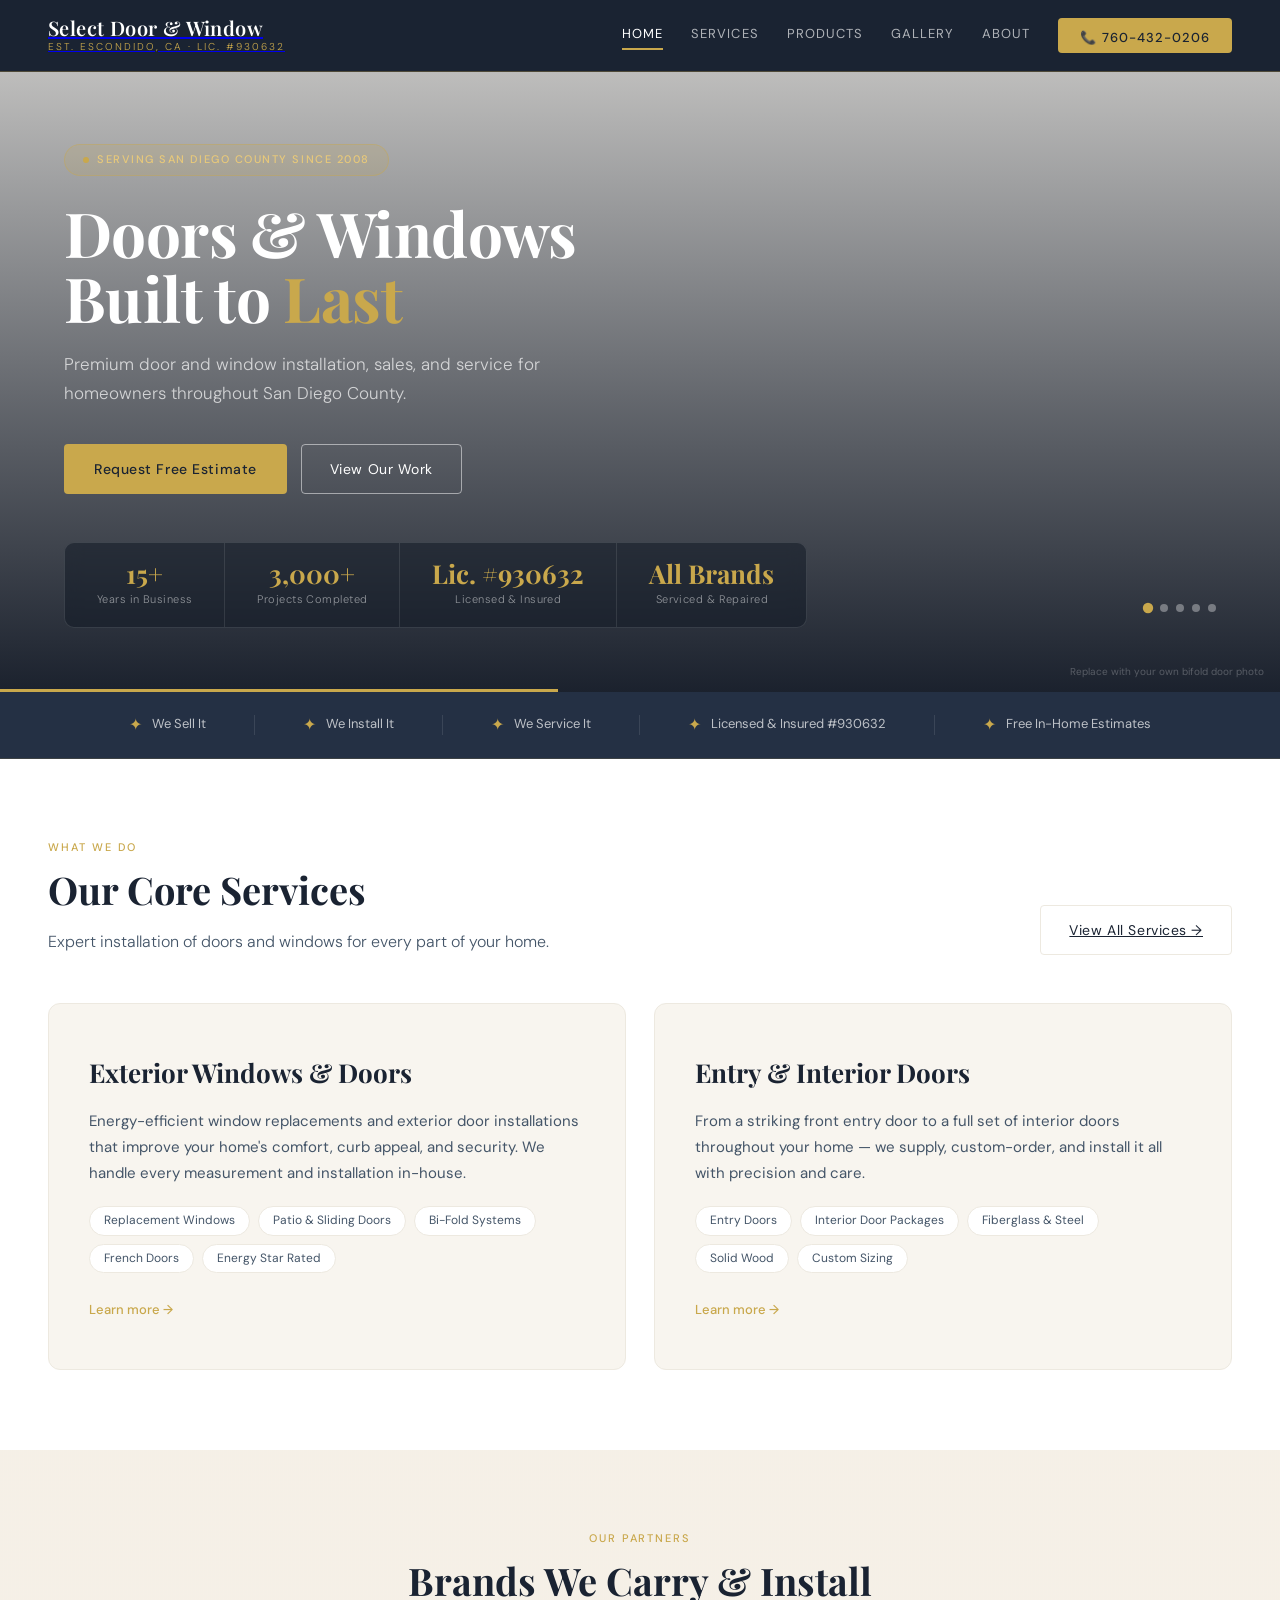
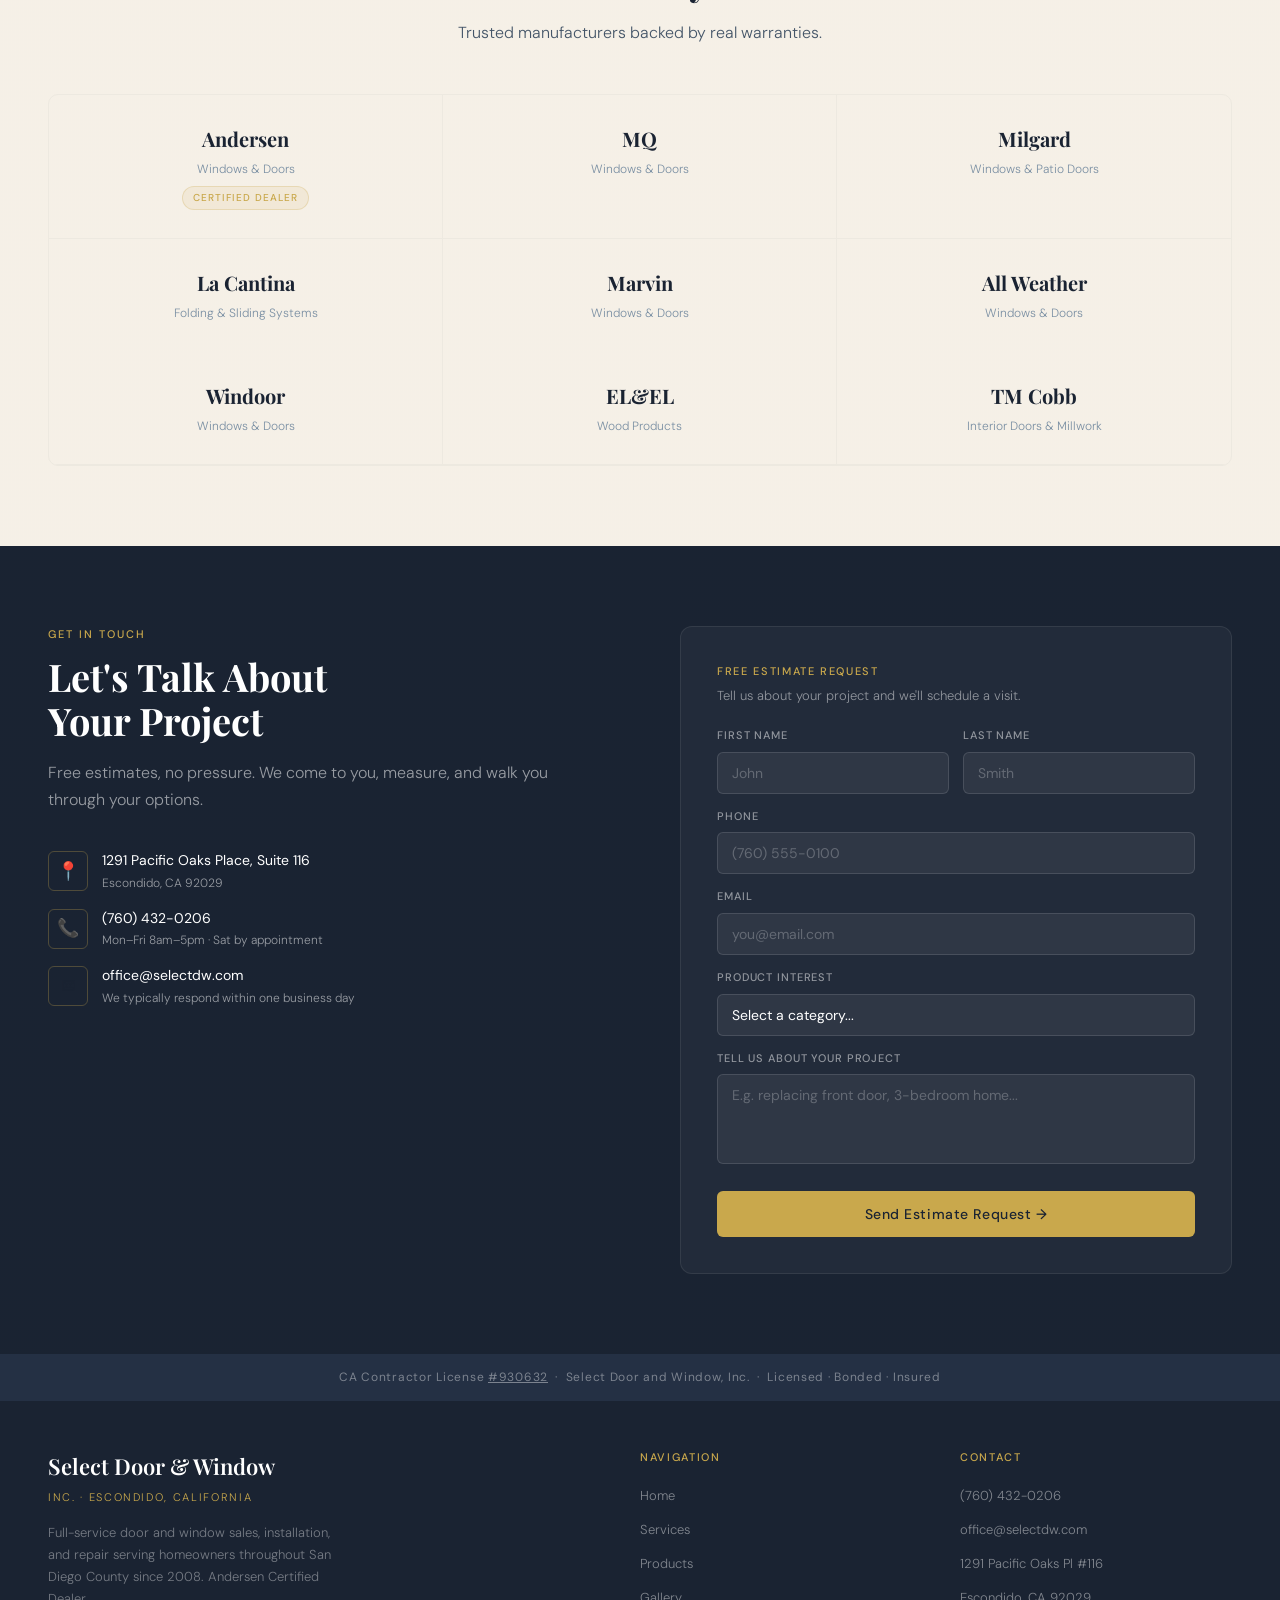
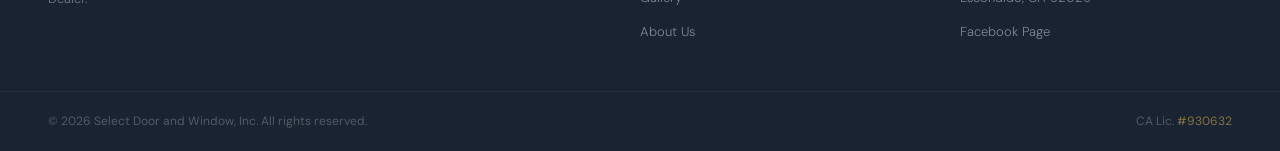
<file: SDWWebsite/index.html>
<!DOCTYPE html>
<html>
<head>
<meta charset="UTF-8">
<meta name="viewport" content="width=device-width, initial-scale=1.0">
<title>Select Door &amp; Window | Escondido, CA</title>
<link href="https://fonts.googleapis.com/css2?family=Playfair+Display:wght@400;600;700&family=DM+Sans:wght@300;400;500&display=swap" rel="stylesheet">
<link rel="stylesheet" href="styles.css">
</head>
<body>

<nav>
  <a class="nav-logo" href="index.html">
    <div class="nav-logo-name">Select Door &amp; Window</div>
    <div class="nav-logo-tag">Est. Escondido, CA &middot; Lic. #930632</div>
  </a>
  <ul class="nav-links">
    <li><a href="index.html" class="active">Home</a></li>
    <li><a href="services.html">Services</a></li>
    <li><a href="products.html">Products</a></li>
    <li><a href="gallery.html">Gallery</a></li>
    <li><a href="about.html">About</a></li>
    <li><a href="tel:7604320206" class="nav-cta">&#128222; 760-432-0206</a></li>
  </ul>
  <div class="nav-mobile-right">
    <a href="tel:7604320206" class="nav-mobile-call">&#128222; 760-432-0206</a>
    <div class="nav-hamburger" onclick="openMobileMenu()" aria-label="Open menu">
      <span></span><span></span><span></span>
    </div>
  </div>
</nav>

<div class="mobile-menu" id="mobileMenu">
  <div class="mobile-menu-header">
    <div>
      <div class="nav-logo-name">Select Door &amp; Window</div>
      <div class="nav-logo-tag">Escondido, CA &middot; Lic. #930632</div>
    </div>
    <div class="mobile-menu-close" onclick="closeMobileMenu()">&#10005;</div>
  </div>
  <div class="mobile-menu-links">
    <a href="index.html">Home</a>
    <a href="services.html">Services</a>
    <a href="products.html">Products</a>
    <a href="gallery.html">Gallery</a>
    <a href="about.html">About</a>
  </div>
  <a href="tel:7604320206" class="mobile-menu-cta">&#128222;&nbsp; Call (760) 432-0206</a>
</div>

<a href="tel:7604320206" class="sticky-call-bar">
  &#128222;&nbsp; Tap to Call &mdash; (760) 432-0206
</a>

<div class="hero-full">
  <div class="hero-slideshow" id="heroSlideshow">
    <div class="hero-slide active" style="background-image:url('https://images.unsplash.com/photo-1600585154340-be6161a56a0c?w=1600&q=80')"></div>
    <div class="hero-slide" style="background-image:url('https://images.unsplash.com/photo-1558618666-fcd25c85cd64?w=1600&q=80')"></div>
    <div class="hero-slide" style="background-image:url('https://images.unsplash.com/photo-1600607687920-4e2a09cf159d?w=1600&q=80')"></div>
    <div class="hero-slide" style="background-image:url('https://images.unsplash.com/photo-1570129477492-45c003edd2be?w=1600&q=80')"></div>
    <div class="hero-slide" style="background-image:url('https://images.unsplash.com/photo-1600566752355-35792bedcfea?w=1600&q=80')"></div>
  </div>
  <div class="slideshow-dots" id="slideshowDots"></div>
  <div class="slideshow-progress" id="slideshowProgress"></div>
  <div class="hero-overlay"></div>
  <div class="hero-content">
    <div class="hero-badge"><div class="hero-badge-dot"></div><span>Serving San Diego County Since 2008</span></div>
    <h1>Doors &amp; Windows<br>Built to <em>Last</em></h1>
    <p>Premium door and window installation, sales, and service for homeowners throughout San Diego County.</p>
    <div class="hero-actions">
      <a class="btn-primary" href="#home-contact">Request Free Estimate</a>
      <a class="btn-outline-light" href="gallery.html">View Our Work</a>
    </div>
    <div class="hero-stats">
      <div class="hero-stat"><div class="hero-stat-num">15+</div><div class="hero-stat-label">Years in Business</div></div>
      <div class="hero-stat"><div class="hero-stat-num">3,000+</div><div class="hero-stat-label">Projects Completed</div></div>
      <div class="hero-stat"><div class="hero-stat-num"><a href="https://www.cslb.ca.gov/OnlineServices/CheckLicenseII/LicenseDetail.aspx?LicNum=930632" target="_blank" rel="noopener" style="color:inherit;text-decoration:none">Lic. #930632</a></div><div class="hero-stat-label">Licensed &amp; Insured</div></div>
      <div class="hero-stat"><div class="hero-stat-num">All Brands</div><div class="hero-stat-label">Serviced &amp; Repaired</div></div>
    </div>
  </div>
  <div class="photo-credit">Replace with your own bifold door photo</div>
</div>

<div class="trust-bar reveal">
  <div class="trust-item"><span class="trust-dot">&#10022;</span> We Sell It</div>
  <div class="trust-divider"></div>
  <div class="trust-item"><span class="trust-dot">&#10022;</span> We Install It</div>
  <div class="trust-divider"></div>
  <div class="trust-item"><span class="trust-dot">&#10022;</span> We Service It</div>
  <div class="trust-divider"></div>
  <div class="trust-item"><span class="trust-dot">&#10022;</span> <a href="https://www.cslb.ca.gov/OnlineServices/CheckLicenseII/LicenseDetail.aspx?LicNum=930632" target="_blank" rel="noopener" style="color:inherit;text-decoration:none">Licensed &amp; Insured #930632</a></div>
  <div class="trust-divider"></div>
  <div class="trust-item"><span class="trust-dot">&#10022;</span> Free In-Home Estimates</div>
</div>

<section class="services-preview">
  <div class="section-header" style="display:flex;justify-content:space-between;align-items:flex-end">
    <div>
      <div class="section-label">What We Do</div>
      <h2 class="section-title">Our Core Services</h2>
      <p class="section-sub">Expert installation of doors and windows for every part of your home.</p>
    </div>
    <a class="btn-dark" href="services.html" style="white-space:nowrap;margin-left:32px">View All Services &rarr;</a>
  </div>
  <div class="services-grid-2">
    <div class="service-card-lg reveal reveal-left">
      <h3>Exterior Windows &amp; Doors</h3>
      <p>Energy-efficient window replacements and exterior door installations that improve your home's comfort, curb appeal, and security. We handle every measurement and installation in-house.</p>
      <div class="service-tag-row">
        <span class="service-tag">Replacement Windows</span>
        <span class="service-tag">Patio &amp; Sliding Doors</span>
        <span class="service-tag">Bi-Fold Systems</span>
        <span class="service-tag">French Doors</span>
        <span class="service-tag">Energy Star Rated</span>
      </div>
      <a class="service-link" href="services.html">Learn more &rarr;</a>
    </div>
    <div class="service-card-lg reveal reveal-right">
      <h3>Entry &amp; Interior Doors</h3>
      <p>From a striking front entry door to a full set of interior doors throughout your home &mdash; we supply, custom-order, and install it all with precision and care.</p>
      <div class="service-tag-row">
        <span class="service-tag">Entry Doors</span>
        <span class="service-tag">Interior Door Packages</span>
        <span class="service-tag">Fiberglass &amp; Steel</span>
        <span class="service-tag">Solid Wood</span>
        <span class="service-tag">Custom Sizing</span>
      </div>
      <a class="service-link" href="services.html">Learn more &rarr;</a>
    </div>
  </div>
</section>

<section class="brands-bg" style="background-image: linear-gradient(rgba(245,240,230,0.93), rgba(245,240,230,0.93)), url('https://images.unsplash.com/photo-1556909114-f6e7ad7d3136?w=1400&q=80');">
  <div class="section-header" style="text-align:center">
    <div class="section-label" style="text-align:center">Our Partners</div>
    <h2 class="section-title" style="text-align:center">Brands We Carry &amp; Install</h2>
    <p class="section-sub" style="margin:0 auto;text-align:center">Trusted manufacturers backed by real warranties.</p>
  </div>
  <div class="brands-grid">
    <div class="brand-item reveal-scale stagger-1"><div class="brand-name">Andersen</div><div class="brand-desc">Windows &amp; Doors</div><div class="brand-badge">Certified Dealer</div></div>
    <div class="brand-item reveal-scale stagger-2"><div class="brand-name">MQ</div><div class="brand-desc">Windows &amp; Doors</div></div>
    <div class="brand-item reveal-scale stagger-3"><div class="brand-name">Milgard</div><div class="brand-desc">Windows &amp; Patio Doors</div></div>
    <div class="brand-item reveal-scale stagger-4"><div class="brand-name">La Cantina</div><div class="brand-desc">Folding &amp; Sliding Systems</div></div>
    <div class="brand-item reveal-scale stagger-5"><div class="brand-name">Marvin</div><div class="brand-desc">Windows &amp; Doors</div></div>
    <div class="brand-item reveal-scale stagger-6"><div class="brand-name">All Weather</div><div class="brand-desc">Windows &amp; Doors</div></div>
    <div class="brand-item reveal-scale stagger-7"><div class="brand-name">Windoor</div><div class="brand-desc">Windows &amp; Doors</div></div>
    <div class="brand-item reveal-scale stagger-8"><div class="brand-name">EL&amp;EL</div><div class="brand-desc">Wood Products</div></div>
    <div class="brand-item reveal-scale stagger-9"><div class="brand-name">TM Cobb</div><div class="brand-desc">Interior Doors &amp; Millwork</div></div>
  </div>
</section>

<section class="contact-bg" id="home-contact" style="background-image: linear-gradient(rgba(26,35,50,0.80), rgba(26,35,50,0.80)), url('https://images.unsplash.com/photo-1600585154340-be6161a56a0c?w=1400&q=80');">
  <div class="contact-grid">
    <div>
      <div class="section-label">Get In Touch</div>
      <h2 class="section-title" style="color:var(--white)">Let's Talk About<br>Your Project</h2>
      <p class="section-sub" style="color:rgba(255,255,255,0.55)">Free estimates, no pressure. We come to you, measure, and walk you through your options.</p>
      <div class="contact-details">
        <div class="contact-row"><div class="contact-icon">&#128205;</div><div><a href="https://www.google.com/maps/search/?api=1&query=1291+Pacific+Oaks+Place+Suite+116+Escondido+CA+92029" target="_blank" rel="noopener" style="color:inherit;text-decoration:none"><strong>1291 Pacific Oaks Place, Suite 116</strong><p>Escondido, CA 92029</p></a></div></div>
        <div class="contact-row"><div class="contact-icon">&#128222;</div><div><strong>(760) 432-0206</strong><p>Mon&ndash;Fri 8am&ndash;5pm &middot; Sat by appointment</p></div></div>
        <div class="contact-row"><div class="contact-icon">&#9993;</div><div><strong>office@selectdw.com</strong><p>We typically respond within one business day</p></div></div>
      </div>
    </div>
    <form class="contact-form" action="contact.php" method="POST">
      <input type="hidden" name="_subject" value="New Estimate Request — Select Door &amp; Window">
      <div style="margin-bottom:20px"><p style="color:var(--gold);font-size:11px;letter-spacing:0.15em;text-transform:uppercase;font-weight:500;margin-bottom:6px">Free Estimate Request</p><p style="color:rgba(255,255,255,0.5);font-size:13px;font-weight:300">Tell us about your project and we'll schedule a visit.</p></div>
      <div class="form-grid-2"><div class="form-row"><label>First Name</label><input type="text" name="first_name" placeholder="John" required></div><div class="form-row"><label>Last Name</label><input type="text" name="last_name" placeholder="Smith" required></div></div>
      <div class="form-row"><label>Phone</label><input type="tel" name="phone" placeholder="(760) 555-0100"></div>
      <div class="form-row"><label>Email</label><input type="email" name="email" placeholder="you@email.com" required></div>
      <div class="form-row"><label>Product Interest</label><select name="product_interest"><option value="">Select a category...</option><option>Exterior Windows &amp; Doors</option><option>Entry &amp; Interior Doors</option><option>Not Sure Yet</option></select></div>
      <div class="form-row"><label>Tell Us About Your Project</label><textarea name="message" placeholder="E.g. replacing front door, 3-bedroom home..."></textarea></div>
      <button type="submit" class="form-submit">Send Estimate Request &rarr;</button>
    </form>
  </div>
</section>

<div class="license-strip">CA Contractor License <a href="https://www.cslb.ca.gov/OnlineServices/CheckLicenseII/LicenseDetail.aspx?LicNum=930632" target="_blank" rel="noopener" style="color:inherit">#930632</a> &nbsp;&middot;&nbsp; Select Door and Window, Inc. &nbsp;&middot;&nbsp; Licensed &middot; Bonded &middot; Insured</div>
<footer>
  <div>
    <div class="footer-brand-name">Select Door &amp; Window</div>
    <div class="footer-brand-tag">Inc. &middot; Escondido, California</div>
    <p class="footer-desc">Full-service door and window sales, installation, and repair serving homeowners throughout San Diego County since 2008. Andersen Certified Dealer.</p>
  </div>
  <div class="footer-col">
    <h5>Navigation</h5>
    <ul class="footer-links">
      <li><a href="index.html">Home</a></li>
      <li><a href="services.html">Services</a></li>
      <li><a href="products.html">Products</a></li>
      <li><a href="gallery.html">Gallery</a></li>
      <li><a href="about.html">About Us</a></li>
    </ul>
  </div>
  <div class="footer-col">
    <h5>Contact</h5>
    <ul class="footer-links">
      <li><a href="tel:7604320206">(760) 432-0206</a></li>
      <li><a href="mailto:office@selectdw.com">office@selectdw.com</a></li>
      <li><a href="https://www.google.com/maps/search/?api=1&query=1291+Pacific+Oaks+Place+Suite+116+Escondido+CA+92029" target="_blank" rel="noopener">1291 Pacific Oaks Pl #116</a></li>
      <li><a>Escondido, CA 92029</a></li>
      <li><a href="https://www.facebook.com/selectdoorandwindow/" target="_blank">Facebook Page</a></li>
    </ul>
  </div>
</footer>
<div class="footer-bottom">
  <p>&copy; 2026 Select Door and Window, Inc. All rights reserved.</p>
  <p>CA Lic. <a href="https://www.cslb.ca.gov/OnlineServices/CheckLicenseII/LicenseDetail.aspx?LicNum=930632" target="_blank" rel="noopener">#930632</a></p>
</div>

<script src="scripts.js"></script>
<script>
// Hero slideshow
(function() {
  const slides = document.querySelectorAll('.hero-slide');
  const dotsContainer = document.getElementById('slideshowDots');
  const progressBar = document.getElementById('slideshowProgress');
  const INTERVAL = 5000;
  let current = 0;
  let timer = null;
  let startTime = null;
  let rafId = null;

  slides.forEach((_, i) => {
    const dot = document.createElement('button');
    dot.className = 'slideshow-dot' + (i === 0 ? ' active' : '');
    dot.setAttribute('aria-label', 'Slide ' + (i + 1));
    dot.addEventListener('click', () => { goTo(i); resetTimer(); });
    dotsContainer.appendChild(dot);
  });

  function goTo(index) {
    slides[current].classList.remove('active');
    slides[current].classList.add('prev');
    setTimeout(() => slides[current].classList.remove('prev'), 1500);
    dotsContainer.children[current].classList.remove('active');
    current = index;
    slides[current].classList.add('active');
    dotsContainer.children[current].classList.add('active');
  }

  function next() { goTo((current + 1) % slides.length); }

  function resetTimer() {
    clearInterval(timer);
    startTime = performance.now();
    cancelAnimationFrame(rafId);
    animateProgress();
    timer = setInterval(() => { next(); startTime = performance.now(); }, INTERVAL);
  }

  function animateProgress() {
    rafId = requestAnimationFrame((now) => {
      const elapsed = now - startTime;
      const pct = Math.min((elapsed / INTERVAL) * 100, 100);
      progressBar.style.width = pct + '%';
      progressBar.style.transition = 'none';
      if (pct < 100) animateProgress();
    });
  }

  resetTimer();
})();

// Counter animation
function animateCounter(el, target, suffix) {
  let start = 0;
  const duration = 1400;
  const step = (timestamp) => {
    if (!start) start = timestamp;
    const progress = Math.min((timestamp - start) / duration, 1);
    const ease = 1 - Math.pow(1 - progress, 3);
    const current = Math.floor(ease * target);
    el.textContent = current.toLocaleString() + suffix;
    if (progress < 1) requestAnimationFrame(step);
    else el.textContent = target.toLocaleString() + suffix;
  };
  requestAnimationFrame(step);
}

const statObserver = new IntersectionObserver((entries) => {
  entries.forEach(entry => {
    if (entry.isIntersecting && !entry.target.dataset.counted) {
      entry.target.dataset.counted = '1';
      animateCounter(entry.target, parseInt(entry.target.dataset.target), entry.target.dataset.suffix || '');
    }
  });
}, { threshold: 0.5 });

document.querySelectorAll('.hero-stat-num').forEach(el => {
  const text = el.textContent.trim();
  if (text === '15+') { el.dataset.target = 15; el.dataset.suffix = '+'; el.textContent = '0+'; statObserver.observe(el); }
  else if (text === '3,000+') { el.dataset.target = 3000; el.dataset.suffix = '+'; el.textContent = '0+'; statObserver.observe(el); }
});
</script>
</body>
</html>
</file>
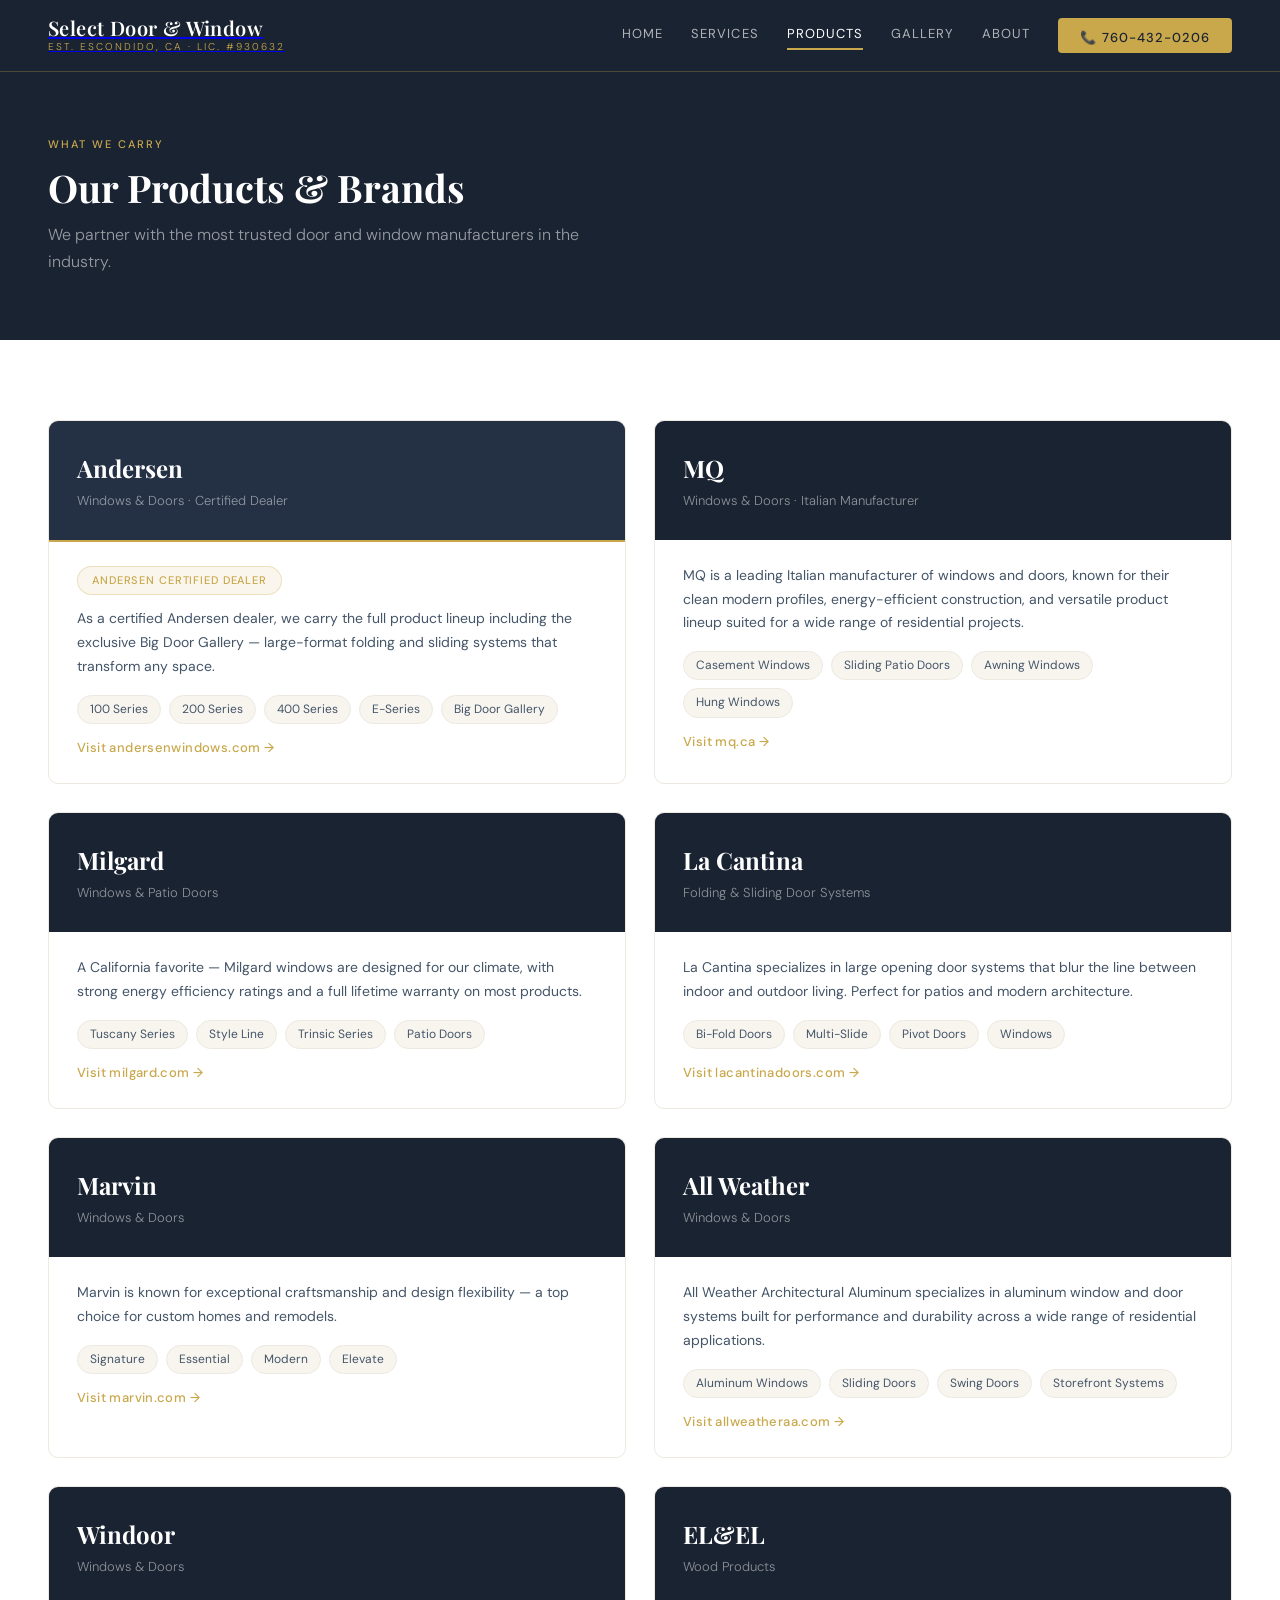
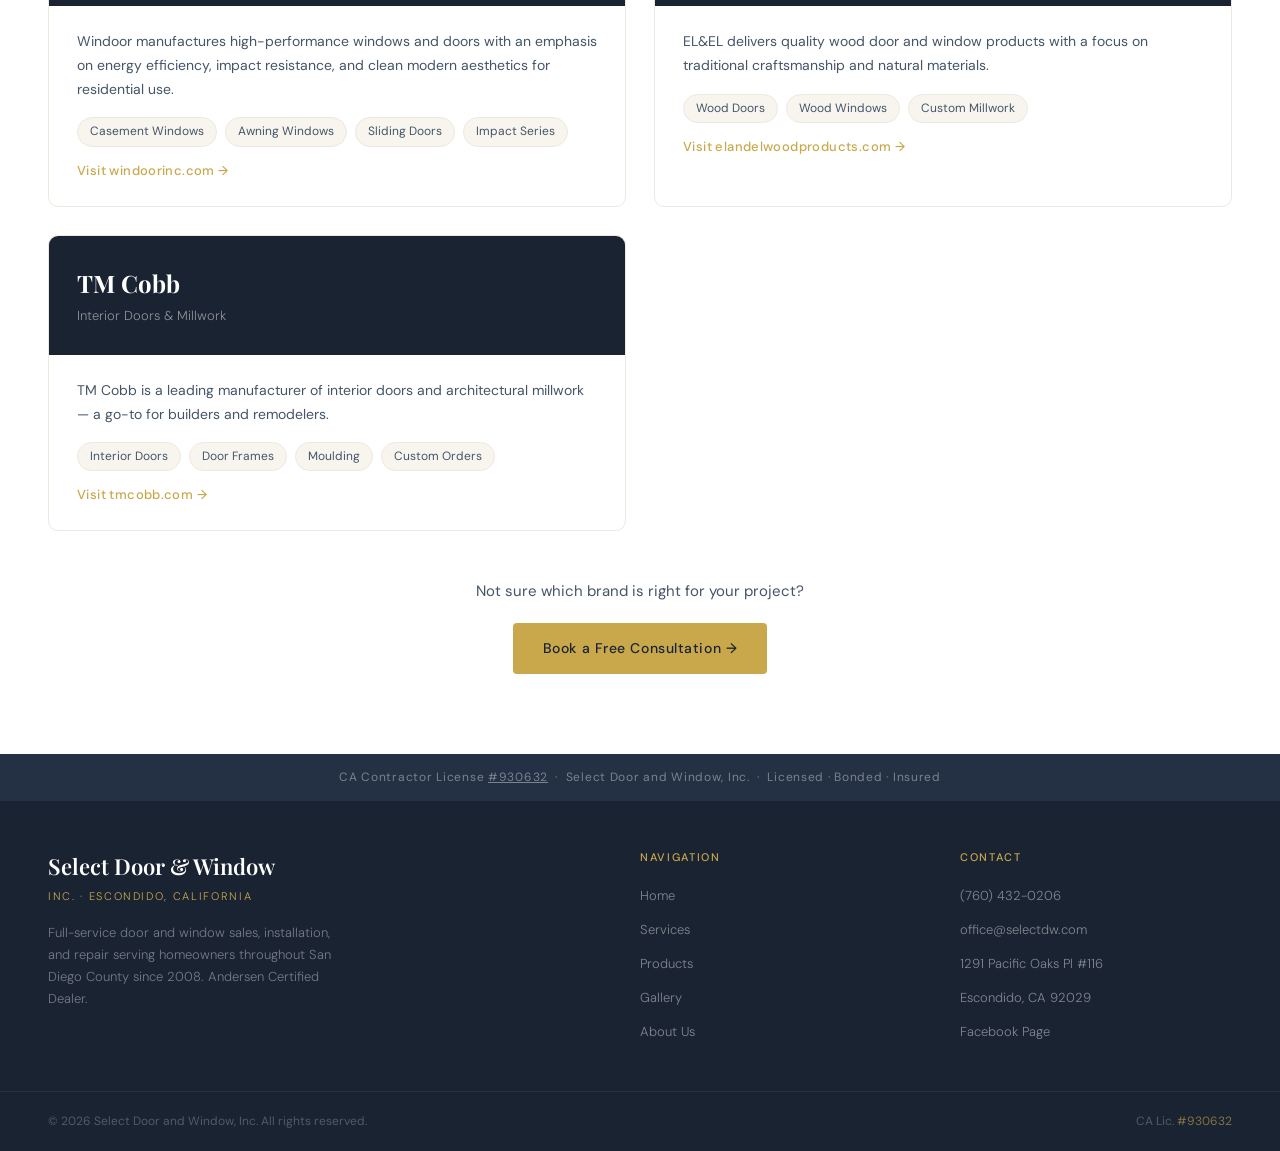
<file: SDWWebsite/products.html>
<!DOCTYPE html>
<html>
<head>
<meta charset="UTF-8">
<meta name="viewport" content="width=device-width, initial-scale=1.0">
<title>Products | Select Door &amp; Window</title>
<link href="https://fonts.googleapis.com/css2?family=Playfair+Display:wght@400;600;700&family=DM+Sans:wght@300;400;500&display=swap" rel="stylesheet">
<link rel="stylesheet" href="styles.css">
</head>
<body>

<nav>
  <a class="nav-logo" href="index.html">
    <div class="nav-logo-name">Select Door &amp; Window</div>
    <div class="nav-logo-tag">Est. Escondido, CA &middot; Lic. #930632</div>
  </a>
  <ul class="nav-links">
    <li><a href="index.html">Home</a></li>
    <li><a href="services.html">Services</a></li>
    <li><a href="products.html" class="active">Products</a></li>
    <li><a href="gallery.html">Gallery</a></li>
    <li><a href="about.html">About</a></li>
    <li><a href="tel:7604320206" class="nav-cta">&#128222; 760-432-0206</a></li>
  </ul>
  <div class="nav-mobile-right">
    <a href="tel:7604320206" class="nav-mobile-call">&#128222; 760-432-0206</a>
    <div class="nav-hamburger" onclick="openMobileMenu()" aria-label="Open menu">
      <span></span><span></span><span></span>
    </div>
  </div>
</nav>

<div class="mobile-menu" id="mobileMenu">
  <div class="mobile-menu-header">
    <div>
      <div class="nav-logo-name">Select Door &amp; Window</div>
      <div class="nav-logo-tag">Escondido, CA &middot; Lic. #930632</div>
    </div>
    <div class="mobile-menu-close" onclick="closeMobileMenu()">&#10005;</div>
  </div>
  <div class="mobile-menu-links">
    <a href="index.html">Home</a>
    <a href="services.html">Services</a>
    <a href="products.html">Products</a>
    <a href="gallery.html">Gallery</a>
    <a href="about.html">About</a>
  </div>
  <a href="tel:7604320206" class="mobile-menu-cta">&#128222;&nbsp; Call (760) 432-0206</a>
</div>

<a href="tel:7604320206" class="sticky-call-bar">
  &#128222;&nbsp; Tap to Call &mdash; (760) 432-0206
</a>

<div class="page-hero" style="background-image: linear-gradient(rgba(26,35,50,0.82), rgba(26,35,50,0.82)), url('https://images.unsplash.com/photo-1555041469-a586c61ea9bc?w=1400&q=80');">
  <div class="section-label">What We Carry</div>
  <h1 class="section-title">Our Products &amp; Brands</h1>
  <p class="section-sub">We partner with the most trusted door and window manufacturers in the industry.</p>
</div>

<section style="background:var(--white)">
  <div class="products-grid">
    <div class="product-card andersen reveal stagger-1">
      <div class="product-card-header"><h3>Andersen</h3><p>Windows &amp; Doors &middot; Certified Dealer</p></div>
      <div class="product-card-body">
        <div class="certified-badge">Andersen Certified Dealer</div>
        <p>As a certified Andersen dealer, we carry the full product lineup including the exclusive Big Door Gallery &mdash; large-format folding and sliding systems that transform any space.</p>
        <div class="product-lines">
          <span class="product-line-tag">100 Series</span>
          <span class="product-line-tag">200 Series</span>
          <span class="product-line-tag">400 Series</span>
          <span class="product-line-tag">E-Series</span>
          <span class="product-line-tag">Big Door Gallery</span>
        </div>
        <a href="https://www.andersenwindows.com" target="_blank" rel="noopener" style="display:inline-block;margin-top:14px;font-size:13px;color:var(--gold);font-weight:500;text-decoration:none;letter-spacing:0.03em">Visit andersenwindows.com &rarr;</a>
      </div>
    </div>
    <div class="product-card reveal stagger-2">
      <div class="product-card-header"><h3>MQ</h3><p>Windows &amp; Doors &middot; Italian Manufacturer</p></div>
      <div class="product-card-body">
        <p>MQ is a leading Italian manufacturer of windows and doors, known for their clean modern profiles, energy-efficient construction, and versatile product lineup suited for a wide range of residential projects.</p>
        <div class="product-lines">
          <span class="product-line-tag">Casement Windows</span>
          <span class="product-line-tag">Sliding Patio Doors</span>
          <span class="product-line-tag">Awning Windows</span>
          <span class="product-line-tag">Hung Windows</span>
        </div>
        <a href="https://www.mq.ca/en/" target="_blank" rel="noopener" style="display:inline-block;margin-top:14px;font-size:13px;color:var(--gold);font-weight:500;text-decoration:none;letter-spacing:0.03em">Visit mq.ca &rarr;</a>
      </div>
    </div>
    <div class="product-card reveal stagger-3">
      <div class="product-card-header"><h3>Milgard</h3><p>Windows &amp; Patio Doors</p></div>
      <div class="product-card-body">
        <p>A California favorite &mdash; Milgard windows are designed for our climate, with strong energy efficiency ratings and a full lifetime warranty on most products.</p>
        <div class="product-lines">
          <span class="product-line-tag">Tuscany Series</span>
          <span class="product-line-tag">Style Line</span>
          <span class="product-line-tag">Trinsic Series</span>
          <span class="product-line-tag">Patio Doors</span>
        </div>
        <a href="https://www.milgard.com" target="_blank" rel="noopener" style="display:inline-block;margin-top:14px;font-size:13px;color:var(--gold);font-weight:500;text-decoration:none;letter-spacing:0.03em">Visit milgard.com &rarr;</a>
      </div>
    </div>
    <div class="product-card reveal stagger-4">
      <div class="product-card-header"><h3>La Cantina</h3><p>Folding &amp; Sliding Door Systems</p></div>
      <div class="product-card-body">
        <p>La Cantina specializes in large opening door systems that blur the line between indoor and outdoor living. Perfect for patios and modern architecture.</p>
        <div class="product-lines">
          <span class="product-line-tag">Bi-Fold Doors</span>
          <span class="product-line-tag">Multi-Slide</span>
          <span class="product-line-tag">Pivot Doors</span>
          <span class="product-line-tag">Windows</span>
        </div>
        <a href="https://www.lacantinadoors.com" target="_blank" rel="noopener" style="display:inline-block;margin-top:14px;font-size:13px;color:var(--gold);font-weight:500;text-decoration:none;letter-spacing:0.03em">Visit lacantinadoors.com &rarr;</a>
      </div>
    </div>
    <div class="product-card reveal stagger-5">
      <div class="product-card-header"><h3>Marvin</h3><p>Windows &amp; Doors</p></div>
      <div class="product-card-body">
        <p>Marvin is known for exceptional craftsmanship and design flexibility &mdash; a top choice for custom homes and remodels.</p>
        <div class="product-lines">
          <span class="product-line-tag">Signature</span>
          <span class="product-line-tag">Essential</span>
          <span class="product-line-tag">Modern</span>
          <span class="product-line-tag">Elevate</span>
        </div>
        <a href="https://www.marvin.com" target="_blank" rel="noopener" style="display:inline-block;margin-top:14px;font-size:13px;color:var(--gold);font-weight:500;text-decoration:none;letter-spacing:0.03em">Visit marvin.com &rarr;</a>
      </div>
    </div>
    <div class="product-card reveal stagger-6">
      <div class="product-card-header"><h3>All Weather</h3><p>Windows &amp; Doors</p></div>
      <div class="product-card-body">
        <p>All Weather Architectural Aluminum specializes in aluminum window and door systems built for performance and durability across a wide range of residential applications.</p>
        <div class="product-lines">
          <span class="product-line-tag">Aluminum Windows</span>
          <span class="product-line-tag">Sliding Doors</span>
          <span class="product-line-tag">Swing Doors</span>
          <span class="product-line-tag">Storefront Systems</span>
        </div>
        <a href="https://www.allweatheraa.com" target="_blank" rel="noopener" style="display:inline-block;margin-top:14px;font-size:13px;color:var(--gold);font-weight:500;text-decoration:none;letter-spacing:0.03em">Visit allweatheraa.com &rarr;</a>
      </div>
    </div>
    <div class="product-card reveal stagger-7">
      <div class="product-card-header"><h3>Windoor</h3><p>Windows &amp; Doors</p></div>
      <div class="product-card-body">
        <p>Windoor manufactures high-performance windows and doors with an emphasis on energy efficiency, impact resistance, and clean modern aesthetics for residential use.</p>
        <div class="product-lines">
          <span class="product-line-tag">Casement Windows</span>
          <span class="product-line-tag">Awning Windows</span>
          <span class="product-line-tag">Sliding Doors</span>
          <span class="product-line-tag">Impact Series</span>
        </div>
        <a href="https://windoorinc.com" target="_blank" rel="noopener" style="display:inline-block;margin-top:14px;font-size:13px;color:var(--gold);font-weight:500;text-decoration:none;letter-spacing:0.03em">Visit windoorinc.com &rarr;</a>
      </div>
    </div>
    <div class="product-card reveal stagger-8">
      <div class="product-card-header"><h3>EL&amp;EL</h3><p>Wood Products</p></div>
      <div class="product-card-body">
        <p>EL&amp;EL delivers quality wood door and window products with a focus on traditional craftsmanship and natural materials.</p>
        <div class="product-lines">
          <span class="product-line-tag">Wood Doors</span>
          <span class="product-line-tag">Wood Windows</span>
          <span class="product-line-tag">Custom Millwork</span>
        </div>
        <a href="https://www.elandelwoodproducts.com" target="_blank" rel="noopener" style="display:inline-block;margin-top:14px;font-size:13px;color:var(--gold);font-weight:500;text-decoration:none;letter-spacing:0.03em">Visit elandelwoodproducts.com &rarr;</a>
      </div>
    </div>
    <div class="product-card reveal stagger-9">
      <div class="product-card-header"><h3>TM Cobb</h3><p>Interior Doors &amp; Millwork</p></div>
      <div class="product-card-body">
        <p>TM Cobb is a leading manufacturer of interior doors and architectural millwork &mdash; a go-to for builders and remodelers.</p>
        <div class="product-lines">
          <span class="product-line-tag">Interior Doors</span>
          <span class="product-line-tag">Door Frames</span>
          <span class="product-line-tag">Moulding</span>
          <span class="product-line-tag">Custom Orders</span>
        </div>
        <a href="https://tmcobb.com" target="_blank" rel="noopener" style="display:inline-block;margin-top:14px;font-size:13px;color:var(--gold);font-weight:500;text-decoration:none;letter-spacing:0.03em">Visit tmcobb.com &rarr;</a>
      </div>
    </div>
  </div>
  <div style="text-align:center;margin-top:48px">
    <p style="font-size:15px;color:var(--text-mid);margin-bottom:20px">Not sure which brand is right for your project?</p>
    <a class="btn-primary" href="services.html">Book a Free Consultation &rarr;</a>
  </div>
</section>

<div class="license-strip">CA Contractor License <a href="https://www.cslb.ca.gov/OnlineServices/CheckLicenseII/LicenseDetail.aspx?LicNum=930632" target="_blank" rel="noopener" style="color:inherit">#930632</a> &nbsp;&middot;&nbsp; Select Door and Window, Inc. &nbsp;&middot;&nbsp; Licensed &middot; Bonded &middot; Insured</div>
<footer>
  <div>
    <div class="footer-brand-name">Select Door &amp; Window</div>
    <div class="footer-brand-tag">Inc. &middot; Escondido, California</div>
    <p class="footer-desc">Full-service door and window sales, installation, and repair serving homeowners throughout San Diego County since 2008. Andersen Certified Dealer.</p>
  </div>
  <div class="footer-col">
    <h5>Navigation</h5>
    <ul class="footer-links">
      <li><a href="index.html">Home</a></li>
      <li><a href="services.html">Services</a></li>
      <li><a href="products.html">Products</a></li>
      <li><a href="gallery.html">Gallery</a></li>
      <li><a href="about.html">About Us</a></li>
    </ul>
  </div>
  <div class="footer-col">
    <h5>Contact</h5>
    <ul class="footer-links">
      <li><a href="tel:7604320206">(760) 432-0206</a></li>
      <li><a href="mailto:office@selectdw.com">office@selectdw.com</a></li>
      <li><a href="https://www.google.com/maps/search/?api=1&query=1291+Pacific+Oaks+Place+Suite+116+Escondido+CA+92029" target="_blank" rel="noopener">1291 Pacific Oaks Pl #116</a></li>
      <li><a>Escondido, CA 92029</a></li>
      <li><a href="https://www.facebook.com/selectdoorandwindow/" target="_blank">Facebook Page</a></li>
    </ul>
  </div>
</footer>
<div class="footer-bottom">
  <p>&copy; 2026 Select Door and Window, Inc. All rights reserved.</p>
  <p>CA Lic. <a href="https://www.cslb.ca.gov/OnlineServices/CheckLicenseII/LicenseDetail.aspx?LicNum=930632" target="_blank" rel="noopener">#930632</a></p>
</div>

<script src="scripts.js"></script>
</body>
</html>
</file>
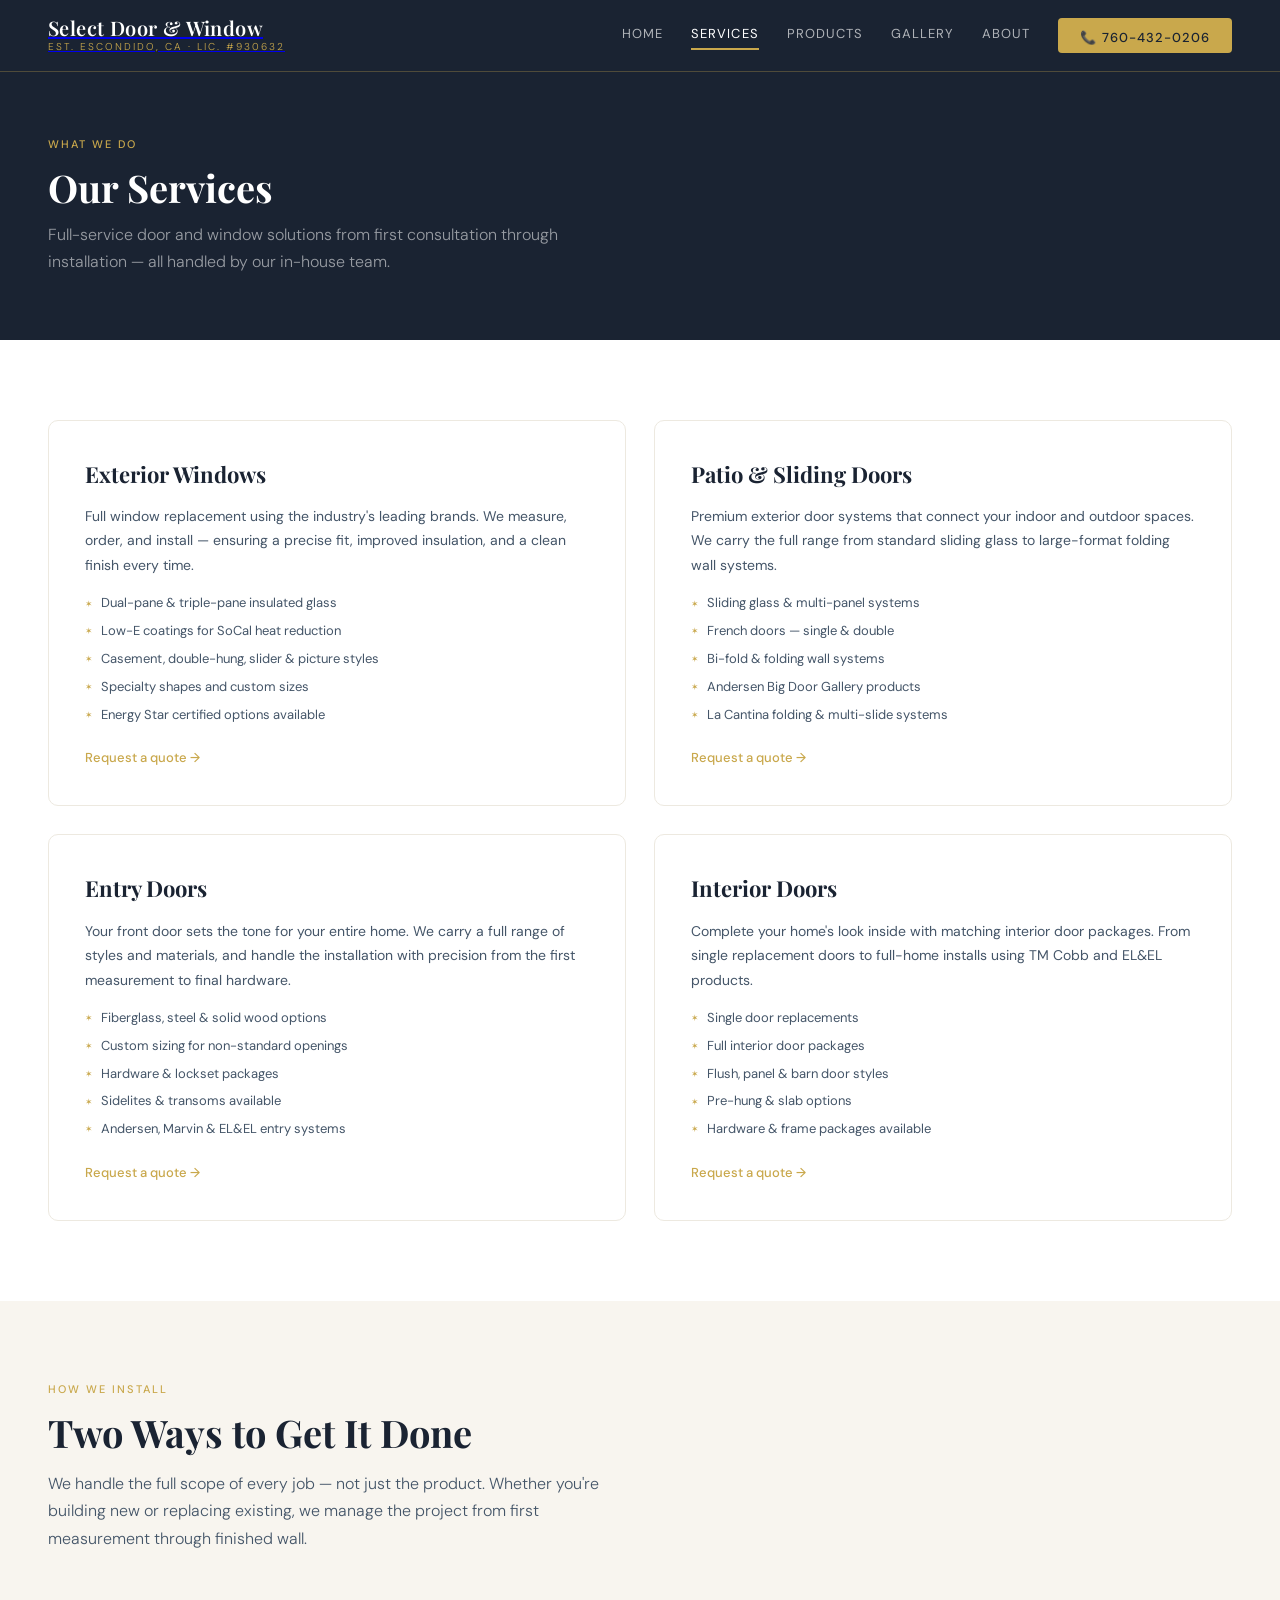
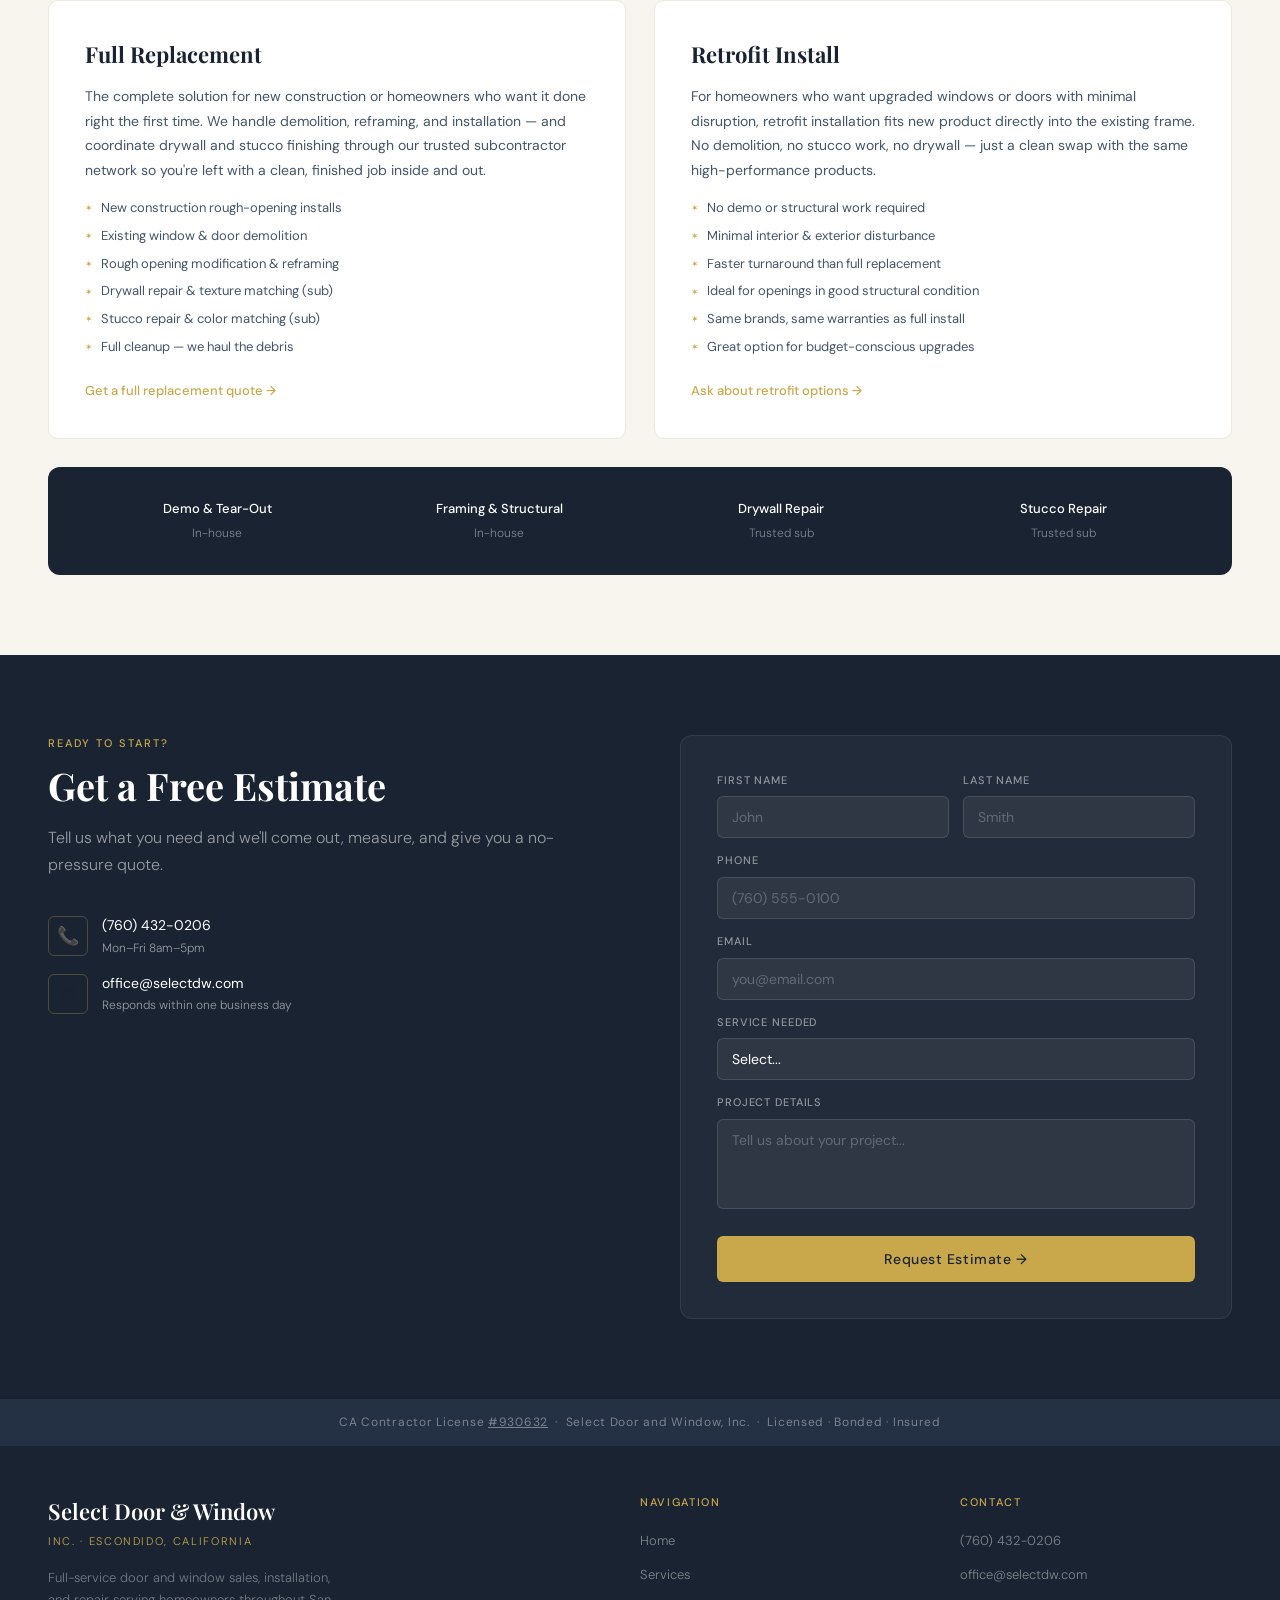
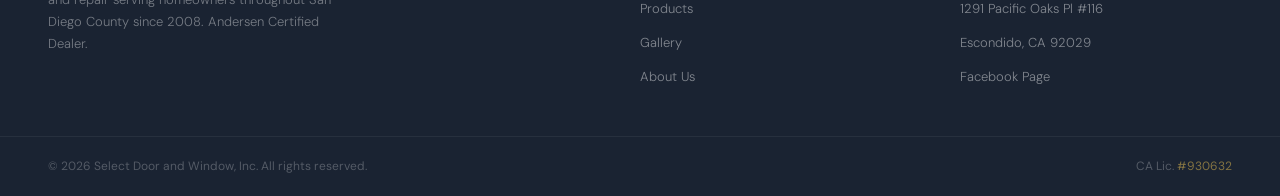
<file: SDWWebsite/services.html>
<!DOCTYPE html>
<html>
<head>
<meta charset="UTF-8">
<meta name="viewport" content="width=device-width, initial-scale=1.0">
<title>Services | Select Door &amp; Window</title>
<link href="https://fonts.googleapis.com/css2?family=Playfair+Display:wght@400;600;700&family=DM+Sans:wght@300;400;500&display=swap" rel="stylesheet">
<link rel="stylesheet" href="styles.css">
</head>
<body>

<nav>
  <a class="nav-logo" href="index.html">
    <div class="nav-logo-name">Select Door &amp; Window</div>
    <div class="nav-logo-tag">Est. Escondido, CA &middot; Lic. #930632</div>
  </a>
  <ul class="nav-links">
    <li><a href="index.html">Home</a></li>
    <li><a href="services.html" class="active">Services</a></li>
    <li><a href="products.html">Products</a></li>
    <li><a href="gallery.html">Gallery</a></li>
    <li><a href="about.html">About</a></li>
    <li><a href="tel:7604320206" class="nav-cta">&#128222; 760-432-0206</a></li>
  </ul>
  <div class="nav-mobile-right">
    <a href="tel:7604320206" class="nav-mobile-call">&#128222; 760-432-0206</a>
    <div class="nav-hamburger" onclick="openMobileMenu()" aria-label="Open menu">
      <span></span><span></span><span></span>
    </div>
  </div>
</nav>

<div class="mobile-menu" id="mobileMenu">
  <div class="mobile-menu-header">
    <div>
      <div class="nav-logo-name">Select Door &amp; Window</div>
      <div class="nav-logo-tag">Escondido, CA &middot; Lic. #930632</div>
    </div>
    <div class="mobile-menu-close" onclick="closeMobileMenu()">&#10005;</div>
  </div>
  <div class="mobile-menu-links">
    <a href="index.html">Home</a>
    <a href="services.html">Services</a>
    <a href="products.html">Products</a>
    <a href="gallery.html">Gallery</a>
    <a href="about.html">About</a>
  </div>
  <a href="tel:7604320206" class="mobile-menu-cta">&#128222;&nbsp; Call (760) 432-0206</a>
</div>

<a href="tel:7604320206" class="sticky-call-bar">
  &#128222;&nbsp; Tap to Call &mdash; (760) 432-0206
</a>

<div class="page-hero" style="background-image: linear-gradient(rgba(26,35,50,0.82), rgba(26,35,50,0.82)), url('https://images.unsplash.com/photo-1504307651254-35680f356dfd?w=1400&q=80');">
  <div class="section-label">What We Do</div>
  <h1 class="section-title">Our Services</h1>
  <p class="section-sub">Full-service door and window solutions from first consultation through installation &mdash; all handled by our in-house team.</p>
</div>

<section style="background:var(--white)">
  <div class="services-full-grid">
    <div class="service-full-card reveal stagger-1">
      <h3>Exterior Windows</h3>
      <p>Full window replacement using the industry's leading brands. We measure, order, and install &mdash; ensuring a precise fit, improved insulation, and a clean finish every time.</p>
      <ul class="service-bullets">
        <li>Dual-pane &amp; triple-pane insulated glass</li>
        <li>Low-E coatings for SoCal heat reduction</li>
        <li>Casement, double-hung, slider &amp; picture styles</li>
        <li>Specialty shapes and custom sizes</li>
        <li>Energy Star certified options available</li>
      </ul>
      <a class="service-cta" href="#services-contact">Request a quote &rarr;</a>
    </div>
    <div class="service-full-card reveal stagger-2">
      <h3>Patio &amp; Sliding Doors</h3>
      <p>Premium exterior door systems that connect your indoor and outdoor spaces. We carry the full range from standard sliding glass to large-format folding wall systems.</p>
      <ul class="service-bullets">
        <li>Sliding glass &amp; multi-panel systems</li>
        <li>French doors &mdash; single &amp; double</li>
        <li>Bi-fold &amp; folding wall systems</li>
        <li>Andersen Big Door Gallery products</li>
        <li>La Cantina folding &amp; multi-slide systems</li>
      </ul>
      <a class="service-cta" href="#services-contact">Request a quote &rarr;</a>
    </div>
    <div class="service-full-card reveal stagger-3">
      <h3>Entry Doors</h3>
      <p>Your front door sets the tone for your entire home. We carry a full range of styles and materials, and handle the installation with precision from the first measurement to final hardware.</p>
      <ul class="service-bullets">
        <li>Fiberglass, steel &amp; solid wood options</li>
        <li>Custom sizing for non-standard openings</li>
        <li>Hardware &amp; lockset packages</li>
        <li>Sidelites &amp; transoms available</li>
        <li>Andersen, Marvin &amp; EL&amp;EL entry systems</li>
      </ul>
      <a class="service-cta" href="#services-contact">Request a quote &rarr;</a>
    </div>
    <div class="service-full-card reveal stagger-4">
      <h3>Interior Doors</h3>
      <p>Complete your home's look inside with matching interior door packages. From single replacement doors to full-home installs using TM Cobb and EL&amp;EL products.</p>
      <ul class="service-bullets">
        <li>Single door replacements</li>
        <li>Full interior door packages</li>
        <li>Flush, panel &amp; barn door styles</li>
        <li>Pre-hung &amp; slab options</li>
        <li>Hardware &amp; frame packages available</li>
      </ul>
      <a class="service-cta" href="#services-contact">Request a quote &rarr;</a>
    </div>
  </div>
</section>

<section style="background:var(--cream)">
  <div class="section-header">
    <div class="section-label reveal">How We Install</div>
    <h2 class="section-title reveal">Two Ways to Get It Done</h2>
    <p class="section-sub reveal">We handle the full scope of every job &mdash; not just the product. Whether you're building new or replacing existing, we manage the project from first measurement through finished wall.</p>
  </div>
  <div class="services-full-grid">
    <div class="service-full-card reveal stagger-1">
      <h3>Full Replacement</h3>
      <p>The complete solution for new construction or homeowners who want it done right the first time. We handle demolition, reframing, and installation &mdash; and coordinate drywall and stucco finishing through our trusted subcontractor network so you're left with a clean, finished job inside and out.</p>
      <ul class="service-bullets">
        <li>New construction rough-opening installs</li>
        <li>Existing window &amp; door demolition</li>
        <li>Rough opening modification &amp; reframing</li>
        <li>Drywall repair &amp; texture matching (sub)</li>
        <li>Stucco repair &amp; color matching (sub)</li>
        <li>Full cleanup &mdash; we haul the debris</li>
      </ul>
      <a class="service-cta" href="#services-contact">Get a full replacement quote &rarr;</a>
    </div>
    <div class="service-full-card reveal stagger-2">
      <h3>Retrofit Install</h3>
      <p>For homeowners who want upgraded windows or doors with minimal disruption, retrofit installation fits new product directly into the existing frame. No demolition, no stucco work, no drywall &mdash; just a clean swap with the same high-performance products.</p>
      <ul class="service-bullets">
        <li>No demo or structural work required</li>
        <li>Minimal interior &amp; exterior disturbance</li>
        <li>Faster turnaround than full replacement</li>
        <li>Ideal for openings in good structural condition</li>
        <li>Same brands, same warranties as full install</li>
        <li>Great option for budget-conscious upgrades</li>
      </ul>
      <a class="service-cta" href="#services-contact">Ask about retrofit options &rarr;</a>
    </div>
  </div>
  <div style="margin-top:28px;background:var(--navy);border-radius:12px;padding:32px 40px;display:grid;grid-template-columns:repeat(4,1fr);gap:24px;text-align:center">
    <div class="reveal stagger-1">
      <div style="font-size:13px;font-weight:500;color:var(--white);margin-bottom:4px">Demo &amp; Tear-Out</div>
      <div style="font-size:12px;color:rgba(255,255,255,0.45);font-weight:300">In-house</div>
    </div>
    <div class="reveal stagger-2">
      <div style="font-size:13px;font-weight:500;color:var(--white);margin-bottom:4px">Framing &amp; Structural</div>
      <div style="font-size:12px;color:rgba(255,255,255,0.45);font-weight:300">In-house</div>
    </div>
    <div class="reveal stagger-3">
      <div style="font-size:13px;font-weight:500;color:var(--white);margin-bottom:4px">Drywall Repair</div>
      <div style="font-size:12px;color:rgba(255,255,255,0.45);font-weight:300">Trusted sub</div>
    </div>
    <div class="reveal stagger-4">
      <div style="font-size:13px;font-weight:500;color:var(--white);margin-bottom:4px">Stucco Repair</div>
      <div style="font-size:12px;color:rgba(255,255,255,0.45);font-weight:300">Trusted sub</div>
    </div>
  </div>
</section>

<section class="contact-bg" id="services-contact" style="background-image: linear-gradient(rgba(26,35,50,0.80), rgba(26,35,50,0.80)), url('https://images.unsplash.com/photo-1600585154340-be6161a56a0c?w=1400&q=80');">
  <div class="contact-grid">
    <div>
      <div class="section-label">Ready to Start?</div>
      <h2 class="section-title" style="color:var(--white)">Get a Free Estimate</h2>
      <p class="section-sub" style="color:rgba(255,255,255,0.55)">Tell us what you need and we'll come out, measure, and give you a no-pressure quote.</p>
      <div class="contact-details">
        <div class="contact-row"><div class="contact-icon">&#128222;</div><div><strong>(760) 432-0206</strong><p>Mon&ndash;Fri 8am&ndash;5pm</p></div></div>
        <div class="contact-row"><div class="contact-icon">&#9993;</div><div><strong>office@selectdw.com</strong><p>Responds within one business day</p></div></div>
      </div>
    </div>
    <form class="contact-form" action="contact.php" method="POST">
      <input type="hidden" name="_subject" value="New Quote Request — Select Door &amp; Window">
      <div class="form-grid-2"><div class="form-row"><label>First Name</label><input type="text" name="first_name" placeholder="John" required></div><div class="form-row"><label>Last Name</label><input type="text" name="last_name" placeholder="Smith" required></div></div>
      <div class="form-row"><label>Phone</label><input type="tel" name="phone" placeholder="(760) 555-0100"></div>
      <div class="form-row"><label>Email</label><input type="email" name="email" placeholder="you@email.com" required></div>
      <div class="form-row"><label>Service Needed</label><select name="service"><option value="">Select...</option><option>Exterior Windows</option><option>Patio &amp; Sliding Doors</option><option>Entry Doors</option><option>Interior Doors</option><option>Full Replacement</option><option>Retrofit Install</option></select></div>
      <div class="form-row"><label>Project Details</label><textarea name="message" placeholder="Tell us about your project..."></textarea></div>
      <button type="submit" class="form-submit">Request Estimate &rarr;</button>
    </form>
  </div>
</section>

<div class="license-strip">CA Contractor License <a href="https://www.cslb.ca.gov/OnlineServices/CheckLicenseII/LicenseDetail.aspx?LicNum=930632" target="_blank" rel="noopener" style="color:inherit">#930632</a> &nbsp;&middot;&nbsp; Select Door and Window, Inc. &nbsp;&middot;&nbsp; Licensed &middot; Bonded &middot; Insured</div>
<footer>
  <div>
    <div class="footer-brand-name">Select Door &amp; Window</div>
    <div class="footer-brand-tag">Inc. &middot; Escondido, California</div>
    <p class="footer-desc">Full-service door and window sales, installation, and repair serving homeowners throughout San Diego County since 2008. Andersen Certified Dealer.</p>
  </div>
  <div class="footer-col">
    <h5>Navigation</h5>
    <ul class="footer-links">
      <li><a href="index.html">Home</a></li>
      <li><a href="services.html">Services</a></li>
      <li><a href="products.html">Products</a></li>
      <li><a href="gallery.html">Gallery</a></li>
      <li><a href="about.html">About Us</a></li>
    </ul>
  </div>
  <div class="footer-col">
    <h5>Contact</h5>
    <ul class="footer-links">
      <li><a href="tel:7604320206">(760) 432-0206</a></li>
      <li><a href="mailto:office@selectdw.com">office@selectdw.com</a></li>
      <li><a href="https://www.google.com/maps/search/?api=1&query=1291+Pacific+Oaks+Place+Suite+116+Escondido+CA+92029" target="_blank" rel="noopener">1291 Pacific Oaks Pl #116</a></li>
      <li><a>Escondido, CA 92029</a></li>
      <li><a href="https://www.facebook.com/selectdoorandwindow/" target="_blank">Facebook Page</a></li>
    </ul>
  </div>
</footer>
<div class="footer-bottom">
  <p>&copy; 2026 Select Door and Window, Inc. All rights reserved.</p>
  <p>CA Lic. <a href="https://www.cslb.ca.gov/OnlineServices/CheckLicenseII/LicenseDetail.aspx?LicNum=930632" target="_blank" rel="noopener">#930632</a></p>
</div>

<script src="scripts.js"></script>
</body>
</html>
</file>
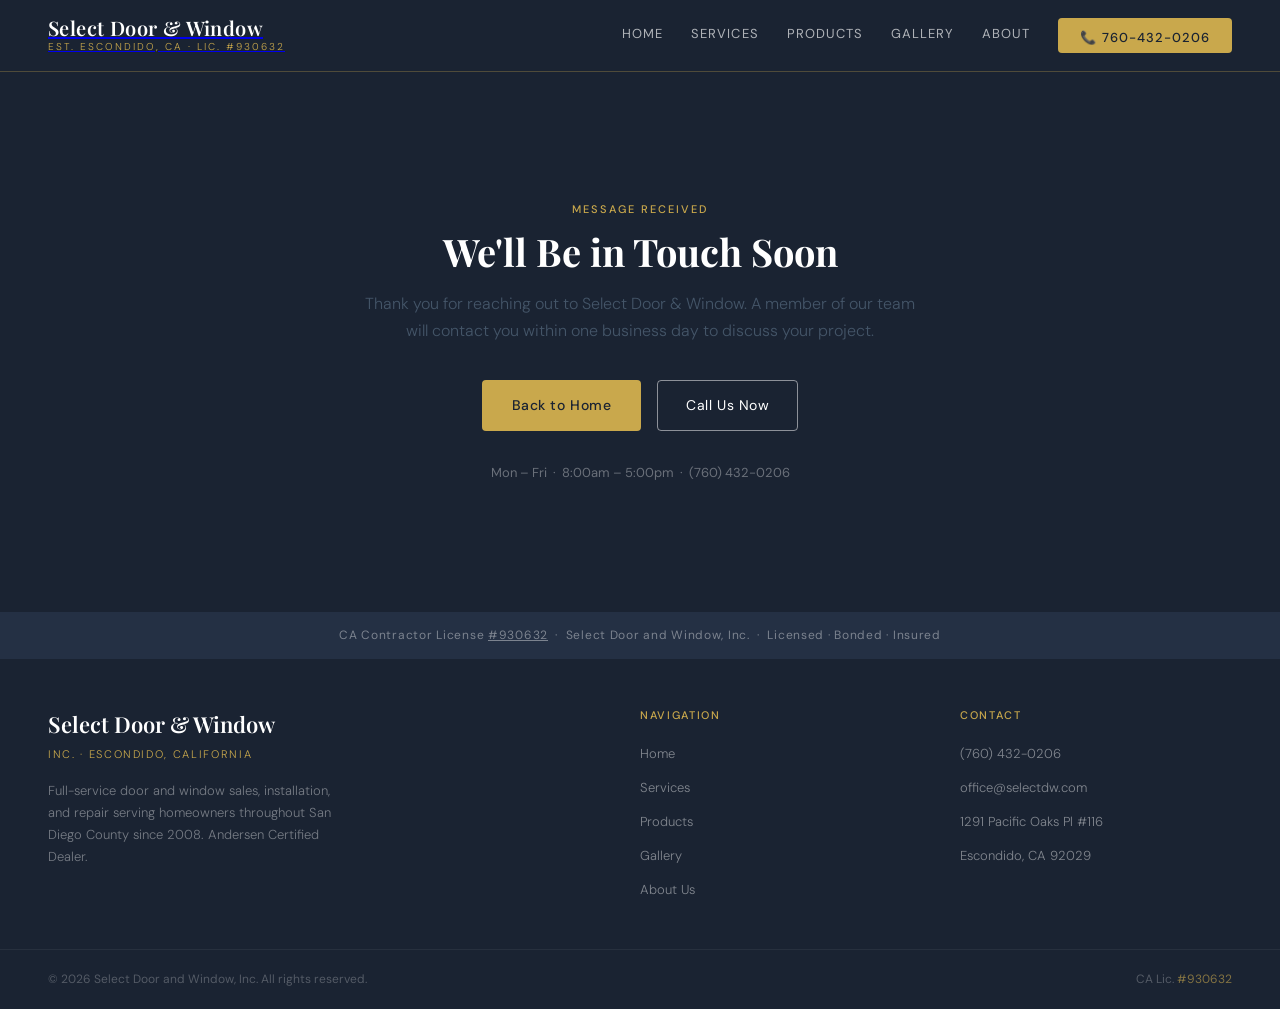
<file: SDWWebsite/thank-you.html>
<!DOCTYPE html>
<html>
<head>
<meta charset="UTF-8">
<meta name="viewport" content="width=device-width, initial-scale=1.0">
<title>Thank You | Select Door &amp; Window</title>
<link href="https://fonts.googleapis.com/css2?family=Playfair+Display:wght@400;600;700&family=DM+Sans:wght@300;400;500&display=swap" rel="stylesheet">
<link rel="stylesheet" href="styles.css">
</head>
<body>

<nav>
  <a class="nav-logo" href="index.html">
    <div class="nav-logo-name">Select Door &amp; Window</div>
    <div class="nav-logo-tag">Est. Escondido, CA &middot; Lic. #930632</div>
  </a>
  <ul class="nav-links">
    <li><a href="index.html">Home</a></li>
    <li><a href="services.html">Services</a></li>
    <li><a href="products.html">Products</a></li>
    <li><a href="gallery.html">Gallery</a></li>
    <li><a href="about.html">About</a></li>
    <li><a href="tel:7604320206" class="nav-cta">&#128222; 760-432-0206</a></li>
  </ul>
  <div class="nav-mobile-right">
    <a href="tel:7604320206" class="nav-mobile-call">&#128222; 760-432-0206</a>
    <div class="nav-hamburger" onclick="openMobileMenu()" aria-label="Open menu">
      <span></span><span></span><span></span>
    </div>
  </div>
</nav>

<div class="mobile-menu" id="mobileMenu">
  <div class="mobile-menu-header">
    <div>
      <div class="nav-logo-name">Select Door &amp; Window</div>
      <div class="nav-logo-tag">Escondido, CA &middot; Lic. #930632</div>
    </div>
    <div class="mobile-menu-close" onclick="closeMobileMenu()">&#10005;</div>
  </div>
  <div class="mobile-menu-links">
    <a href="index.html">Home</a>
    <a href="services.html">Services</a>
    <a href="products.html">Products</a>
    <a href="gallery.html">Gallery</a>
    <a href="about.html">About</a>
  </div>
  <a href="tel:7604320206" class="mobile-menu-cta">&#128222;&nbsp; Call (760) 432-0206</a>
</div>

<a href="tel:7604320206" class="sticky-call-bar">
  &#128222;&nbsp; Tap to Call &mdash; (760) 432-0206
</a>

<section class="contact-bg" style="min-height:60vh;display:flex;align-items:center;background-image:linear-gradient(rgba(26,35,50,0.82),rgba(26,35,50,0.82)),url('https://images.unsplash.com/photo-1600585154340-be6161a56a0c?w=1400&q=80');">
  <div style="max-width:560px;margin:0 auto;text-align:center">
    <div class="section-label" style="text-align:center">Message Received</div>
    <h1 class="section-title" style="color:var(--white);text-align:center">We'll Be in Touch Soon</h1>
    <p class="section-sub" style="text-align:center;margin:0 auto 36px">Thank you for reaching out to Select Door &amp; Window. A member of our team will contact you within one business day to discuss your project.</p>
    <div style="display:flex;gap:16px;justify-content:center;flex-wrap:wrap">
      <a class="btn-primary" href="index.html">Back to Home</a>
      <a class="btn-outline-light" href="tel:7604320206">Call Us Now</a>
    </div>
    <p style="margin-top:32px;font-size:13px;color:rgba(255,255,255,0.35)">Mon &ndash; Fri &nbsp;&middot;&nbsp; 8:00am &ndash; 5:00pm &nbsp;&middot;&nbsp; (760) 432-0206</p>
  </div>
</section>

<div class="license-strip">CA Contractor License <a href="https://www.cslb.ca.gov/OnlineServices/CheckLicenseII/LicenseDetail.aspx?LicNum=930632" target="_blank" rel="noopener" style="color:inherit">#930632</a> &nbsp;&middot;&nbsp; Select Door and Window, Inc. &nbsp;&middot;&nbsp; Licensed &middot; Bonded &middot; Insured</div>
<footer>
  <div>
    <div class="footer-brand-name">Select Door &amp; Window</div>
    <div class="footer-brand-tag">Inc. &middot; Escondido, California</div>
    <p class="footer-desc">Full-service door and window sales, installation, and repair serving homeowners throughout San Diego County since 2008. Andersen Certified Dealer.</p>
  </div>
  <div class="footer-col">
    <h5>Navigation</h5>
    <ul class="footer-links">
      <li><a href="index.html">Home</a></li>
      <li><a href="services.html">Services</a></li>
      <li><a href="products.html">Products</a></li>
      <li><a href="gallery.html">Gallery</a></li>
      <li><a href="about.html">About Us</a></li>
    </ul>
  </div>
  <div class="footer-col">
    <h5>Contact</h5>
    <ul class="footer-links">
      <li><a href="tel:7604320206">(760) 432-0206</a></li>
      <li><a href="mailto:office@selectdw.com">office@selectdw.com</a></li>
      <li><a href="https://www.google.com/maps/search/?api=1&query=1291+Pacific+Oaks+Place+Suite+116+Escondido+CA+92029" target="_blank" rel="noopener">1291 Pacific Oaks Pl #116</a></li>
      <li><a>Escondido, CA 92029</a></li>
    </ul>
  </div>
</footer>
<div class="footer-bottom">
  <p>&copy; 2026 Select Door and Window, Inc. All rights reserved.</p>
  <p>CA Lic. <a href="https://www.cslb.ca.gov/OnlineServices/CheckLicenseII/LicenseDetail.aspx?LicNum=930632" target="_blank" rel="noopener">#930632</a></p>
</div>

<script src="scripts.js"></script>
</body>
</html>
</file>
<file: SDWWebsite/styles.css>
*, *::before, *::after { box-sizing: border-box; margin: 0; padding: 0; }
:root {
  --navy: #1a2332; --navy-mid: #243044; --navy-light: #2e3d56;
  --gold: #c9a84c; --gold-light: #e8c97a;
  --cream: #f8f5ef; --cream-dark: #ede9e0;
  --text-dark: #1a2332; --text-mid: #445568; --text-light: #7a8fa3;
  --white: #ffffff;
}
body { font-family: 'DM Sans', sans-serif; background: var(--cream); color: var(--text-dark); font-size: 15px; line-height: 1.6; overflow-x: hidden; }

nav { background: var(--navy); display: flex; align-items: center; justify-content: space-between; padding: 0 48px; height: 72px; border-bottom: 1px solid rgba(201,168,76,0.3); position: relative; z-index: 10; }
.nav-logo { cursor: pointer; }
.nav-logo-name { font-family: 'Playfair Display', serif; font-size: 20px; font-weight: 600; color: var(--white); letter-spacing: 0.02em; line-height: 1.1; }
.nav-logo-tag { font-size: 10px; font-weight: 300; color: var(--gold); letter-spacing: 0.2em; text-transform: uppercase; }
.nav-links { display: flex; gap: 28px; list-style: none; align-items: center; }
.nav-mobile-right { display: none; }
.nav-links a { color: rgba(255,255,255,0.65); text-decoration: none; font-size: 13px; font-weight: 400; letter-spacing: 0.08em; text-transform: uppercase; cursor: pointer; transition: color 0.2s, transform 0.2s, border-bottom-color 0.2s; padding-bottom: 4px; border-bottom: 2px solid transparent; display: inline-block; }
.nav-links a:hover, .nav-links a.active { color: var(--white); border-bottom-color: var(--gold); }
.nav-links a:hover { transform: translateY(-2px); }
.nav-cta { background: var(--gold); color: var(--navy) !important; padding: 10px 22px; border-radius: 4px; font-weight: 500 !important; border-bottom: none !important; }
.nav-cta:hover { background: var(--gold-light) !important; transform: translateY(-2px); }
section { padding: 80px 48px; }
.section-label { font-size: 11px; font-weight: 500; letter-spacing: 0.18em; text-transform: uppercase; color: var(--gold); margin-bottom: 12px; }
.section-title { font-family: 'Playfair Display', serif; font-size: 38px; font-weight: 700; color: var(--text-dark); line-height: 1.15; margin-bottom: 16px; }
.section-sub { font-size: 16px; color: var(--text-mid); max-width: 560px; font-weight: 300; line-height: 1.7; }
.section-header { margin-bottom: 48px; }
.btn-primary { background: var(--gold); color: var(--navy); padding: 14px 30px; border-radius: 4px; font-size: 14px; font-weight: 500; text-decoration: none; letter-spacing: 0.04em; border: none; cursor: pointer; transition: all 0.2s; display: inline-block; }
.btn-primary:hover { background: var(--gold-light); transform: translateY(-2px); box-shadow: 0 6px 20px rgba(201,168,76,0.35); }
.btn-outline-light { background: transparent; color: var(--white); padding: 13px 28px; border-radius: 4px; font-size: 14px; font-weight: 400; text-decoration: none; border: 1px solid rgba(255,255,255,0.5); cursor: pointer; transition: all 0.2s; display: inline-block; letter-spacing: 0.04em; }
.btn-outline-light:hover { background: rgba(255,255,255,0.1); border-color: rgba(255,255,255,0.8); transform: translateY(-2px); }
.btn-dark { background: transparent; color: var(--navy); padding: 13px 28px; border-radius: 4px; font-size: 14px; border: 1px solid var(--cream-dark); cursor: pointer; transition: all 0.2s; display: inline-block; letter-spacing: 0.04em; }
.btn-dark:hover { border-color: var(--navy); transform: translateY(-1px); }
.page-hero { background: var(--navy); background-size: cover; background-position: center; padding: 64px 48px; }
.page-hero .section-label { color: var(--gold); }
.page-hero .section-title { color: var(--white); margin-bottom: 12px; }
.page-hero .section-sub { color: rgba(255,255,255,0.55); }
.trust-bar { background: var(--navy-mid); padding: 20px 48px; display: flex; align-items: center; justify-content: center; gap: 48px; border-bottom: 1px solid rgba(201,168,76,0.15); flex-wrap: wrap; }
.trust-item { display: flex; align-items: center; gap: 10px; color: rgba(255,255,255,0.7); font-size: 13px; }
.trust-dot { color: var(--gold); font-size: 16px; }
.trust-divider { width: 1px; height: 20px; background: rgba(255,255,255,0.1); }

/* HERO */
.hero-full { position: relative; min-height: 620px; display: flex; flex-direction: column; justify-content: flex-end; overflow: hidden; }
.hero-bg-img { position: absolute; inset: 0; background-image: url('https://images.unsplash.com/photo-1600585154340-be6161a56a0c?w=1600&q=80'); background-size: cover; background-position: center; transform: scale(1.03); transition: transform 6s ease; }
.hero-full:hover .hero-bg-img { transform: scale(1); }
.hero-overlay { position: absolute; inset: 0; background: linear-gradient(to top, rgba(15,22,35,0.95) 0%, rgba(15,22,35,0.65) 45%, rgba(15,22,35,0.25) 100%); }
.hero-content { position: relative; z-index: 2; padding: 0 64px 64px; max-width: 900px; }
.hero-badge { display: inline-flex; align-items: center; gap: 8px; background: rgba(201,168,76,0.15); border: 1px solid rgba(201,168,76,0.4); border-radius: 40px; padding: 6px 18px; margin-bottom: 24px; width: fit-content; }
.hero-badge-dot { width: 6px; height: 6px; background: var(--gold); border-radius: 50%; }
.hero-badge span { font-size: 11px; color: var(--gold-light); letter-spacing: 0.14em; text-transform: uppercase; font-weight: 500; }
.hero-content h1 { font-family: 'Playfair Display', serif; font-size: 62px; font-weight: 700; color: var(--white); line-height: 1.05; margin-bottom: 20px; letter-spacing: -0.01em; }
.hero-content h1 em { color: var(--gold); font-style: normal; }
.hero-content p { font-size: 17px; color: rgba(255,255,255,0.7); max-width: 520px; margin-bottom: 36px; line-height: 1.7; font-weight: 300; }
.hero-actions { display: flex; gap: 14px; align-items: center; margin-bottom: 48px; }
.hero-stats { display: flex; border: 1px solid rgba(255,255,255,0.12); border-radius: 10px; overflow: hidden; backdrop-filter: blur(8px); background: rgba(15,22,35,0.5); width: fit-content; }
.hero-stat { padding: 18px 32px; border-right: 1px solid rgba(255,255,255,0.1); text-align: center; }
.hero-stat:last-child { border-right: none; }
.hero-stat-num { font-family: 'Playfair Display', serif; font-size: 26px; font-weight: 700; color: var(--gold); line-height: 1; }
.hero-stat-label { font-size: 11px; color: rgba(255,255,255,0.5); margin-top: 4px; font-weight: 300; letter-spacing: 0.04em; }
.photo-credit { position: absolute; bottom: 12px; right: 16px; z-index: 3; font-size: 10px; color: rgba(255,255,255,0.25); }
.photo-credit a { color: rgba(255,255,255,0.25); text-decoration: none; }

/* HOME SERVICES */
.services-preview { background: var(--white); }
.services-grid-2 { display: grid; grid-template-columns: 1fr 1fr; gap: 28px; }
.service-card-lg { background: var(--cream); border: 1px solid var(--cream-dark); border-radius: 12px; padding: 48px 40px; position: relative; overflow: hidden; transition: all 0.25s; }
.service-card-lg:hover { border-color: var(--gold); transform: translateY(-4px); box-shadow: 0 20px 48px rgba(26,35,50,0.1); }
.service-card-lg::before { content: ''; position: absolute; top: 0; left: 0; right: 0; height: 4px; background: var(--gold); transform: scaleX(0); transition: transform 0.3s; transform-origin: left; }
.service-card-lg:hover::before { transform: scaleX(1); }
.service-card-icon { font-size: 44px; margin-bottom: 20px; }
.service-card-lg h3 { font-family: 'Playfair Display', serif; font-size: 26px; color: var(--text-dark); margin-bottom: 14px; }
.service-card-lg p { font-size: 15px; color: var(--text-mid); line-height: 1.75; margin-bottom: 20px; }
.service-tag-row { display: flex; flex-wrap: wrap; gap: 8px; margin-bottom: 24px; }
.service-tag { font-size: 12px; color: var(--text-mid); background: var(--white); border: 1px solid var(--cream-dark); border-radius: 20px; padding: 4px 14px; }
.service-link { display: inline-flex; align-items: center; gap: 6px; font-size: 13px; font-weight: 500; color: var(--gold); cursor: pointer; text-decoration: none; }

/* BRANDS */
.brands-bg { background: var(--cream); background-size: cover; background-position: center; }
.brands-grid { display: grid; grid-template-columns: repeat(3, 1fr); margin-top: 40px; border: 1px solid var(--cream-dark); border-radius: 10px; overflow: hidden; }
.brand-item { padding: 28px 20px; text-align: center; border-right: 1px solid var(--cream-dark); border-bottom: 1px solid var(--cream-dark); transition: background 0.2s, transform 0.2s, box-shadow 0.2s; display: flex; flex-direction: column; align-items: center; gap: 5px; }
.brand-item:hover { background: var(--white); transform: translateY(-3px); box-shadow: 0 8px 24px rgba(26,35,50,0.08); }
.brand-item:nth-child(3n) { border-right: none; }
.brand-item:nth-child(4), .brand-item:nth-child(5), .brand-item:nth-child(6) { border-bottom: none; }
.brand-name { font-family: 'Playfair Display', serif; font-size: 20px; color: var(--navy); font-weight: 700; }
.brand-desc { font-size: 12px; color: var(--text-light); font-weight: 300; }
.brand-badge { font-size: 10px; font-weight: 500; letter-spacing: 0.1em; text-transform: uppercase; color: var(--gold); background: rgba(201,168,76,0.1); border: 1px solid rgba(201,168,76,0.25); border-radius: 20px; padding: 3px 10px; margin-top: 2px; }

/* CONTACT */
.contact-bg { background: var(--navy); background-size: cover; background-position: center; position: relative; overflow: hidden; }
.contact-grid { display: grid; grid-template-columns: 1fr 1fr; gap: 80px; align-items: start; }
.contact-details { margin-top: 36px; display: flex; flex-direction: column; gap: 14px; }
.contact-row { display: flex; gap: 14px; align-items: center; }
.contact-icon { width: 40px; height: 40px; border: 1px solid rgba(201,168,76,0.3); border-radius: 6px; display: flex; align-items: center; justify-content: center; font-size: 18px; flex-shrink: 0; }
.contact-row p { color: rgba(255,255,255,0.55); font-size: 12px; font-weight: 300; }
.contact-row strong { color: var(--white); font-size: 14px; font-weight: 400; display: block; margin-bottom: 2px; }
.contact-form { background: rgba(255,255,255,0.04); border: 1px solid rgba(255,255,255,0.08); border-radius: 12px; padding: 36px; }
.form-row { margin-bottom: 14px; }
.form-row label { display: block; font-size: 11px; font-weight: 500; color: rgba(255,255,255,0.5); letter-spacing: 0.08em; text-transform: uppercase; margin-bottom: 7px; }
.form-row input, .form-row select, .form-row textarea { width: 100%; background: rgba(255,255,255,0.06); border: 1px solid rgba(255,255,255,0.12); border-radius: 6px; padding: 11px 14px; color: var(--white); font-family: 'DM Sans', sans-serif; font-size: 14px; outline: none; transition: border-color 0.2s; appearance: none; }
.form-row input:focus, .form-row select:focus, .form-row textarea:focus { border-color: rgba(201,168,76,0.5); }
.form-row input::placeholder, .form-row textarea::placeholder { color: rgba(255,255,255,0.25); }
.form-row select option { background: var(--navy-mid); color: var(--white); }
.form-row textarea { height: 90px; resize: none; }
.form-grid-2 { display: grid; grid-template-columns: 1fr 1fr; gap: 14px; }
.form-submit { width: 100%; background: var(--gold); color: var(--navy); border: none; border-radius: 6px; padding: 14px; font-family: 'DM Sans', sans-serif; font-size: 14px; font-weight: 500; cursor: pointer; letter-spacing: 0.04em; margin-top: 6px; transition: background 0.2s; }
.form-submit:hover { background: var(--gold-light); }

/* SERVICES PAGE */
.services-full-grid { display: grid; grid-template-columns: repeat(2, 1fr); gap: 28px; }
.service-full-card { background: var(--white); border: 1px solid var(--cream-dark); border-radius: 10px; padding: 36px; transition: all 0.25s; }
.service-full-card:hover { border-color: var(--gold); transform: translateY(-4px); box-shadow: 0 16px 40px rgba(26,35,50,0.1); }
.service-full-card > div:first-child { transition: transform 0.3s; display: inline-block; }
.service-full-card:hover > div:first-child { transform: scale(1.2); }
.service-full-card h3 { font-family: 'Playfair Display', serif; font-size: 22px; color: var(--text-dark); margin-bottom: 12px; }
.service-full-card p { font-size: 14px; color: var(--text-mid); line-height: 1.75; margin-bottom: 16px; }
.service-bullets { list-style: none; display: flex; flex-direction: column; gap: 7px; margin-bottom: 20px; }
.service-bullets li { font-size: 13px; color: var(--text-mid); display: flex; align-items: center; gap: 8px; }
.service-bullets li::before { content: '\2736'; color: var(--gold); font-size: 9px; }
.service-cta { font-size: 13px; font-weight: 500; color: var(--gold); cursor: pointer; text-decoration: none; display: inline-block; transition: transform 0.2s, letter-spacing 0.2s; }
.service-cta:hover { transform: translateX(4px); letter-spacing: 0.04em; }

/* PRODUCTS */
.products-grid { display: grid; grid-template-columns: repeat(2, 1fr); gap: 28px; }
.product-card { background: var(--white); border: 1px solid var(--cream-dark); border-radius: 10px; overflow: hidden; transition: all 0.25s; }
.product-card:hover { border-color: var(--gold); transform: translateY(-4px); box-shadow: 0 16px 40px rgba(26,35,50,0.12); }
.product-card-header { background: var(--navy); padding: 28px; }
.product-card-header h3 { font-family: 'Playfair Display', serif; font-size: 24px; color: var(--white); font-weight: 700; margin-bottom: 4px; }
.product-card-header p { font-size: 13px; color: rgba(255,255,255,0.5); font-weight: 300; }
.product-card.andersen .product-card-header { background: var(--navy-mid); border-bottom: 2px solid var(--gold); }
.product-card-body { padding: 24px 28px; }
.product-card-body p { font-size: 14px; color: var(--text-mid); line-height: 1.7; margin-bottom: 16px; }
.product-lines { display: flex; flex-wrap: wrap; gap: 8px; }
.product-line-tag { font-size: 12px; color: var(--text-mid); background: var(--cream); border: 1px solid var(--cream-dark); border-radius: 20px; padding: 4px 12px; transition: all 0.2s; cursor: default; }
.product-line-tag:hover { background: rgba(201,168,76,0.12); border-color: rgba(201,168,76,0.4); color: var(--navy); transform: translateY(-1px); }
.certified-badge { display: inline-flex; align-items: center; gap: 6px; background: rgba(201,168,76,0.1); border: 1px solid rgba(201,168,76,0.3); border-radius: 20px; padding: 5px 14px; font-size: 11px; color: var(--gold); font-weight: 500; letter-spacing: 0.08em; text-transform: uppercase; margin-bottom: 12px; }

/* GALLERY ACCORDION */
.gallery-section { background: var(--white); }
.gallery-accordion { display: flex; flex-direction: column; gap: 16px; }
.gallery-panel { border: 1px solid var(--cream-dark); border-radius: 12px; overflow: hidden; background: var(--white); transition: border-color 0.25s; }
.gallery-panel.open { border-color: var(--gold); box-shadow: 0 4px 24px rgba(26,35,50,0.07); }
.gallery-panel-header { display: flex; align-items: center; justify-content: space-between; padding: 24px 32px; cursor: pointer; background: var(--white); transition: background 0.2s; user-select: none; }
.gallery-panel-header:hover { background: var(--cream); }
.gallery-panel.open .gallery-panel-header { background: var(--navy); }
.gallery-panel-left { display: flex; align-items: center; gap: 16px; }
.gallery-panel-icon { font-size: 28px; }
.gallery-panel-title { font-family: 'Playfair Display', serif; font-size: 22px; font-weight: 600; color: var(--text-dark); }
.gallery-panel.open .gallery-panel-title { color: var(--white); }
.gallery-panel-count { font-size: 12px; color: var(--text-light); margin-top: 2px; }
.gallery-panel.open .gallery-panel-count { color: rgba(255,255,255,0.45); }
.gallery-panel-chevron { width: 32px; height: 32px; border-radius: 50%; border: 1px solid var(--cream-dark); display: flex; align-items: center; justify-content: center; font-size: 14px; color: var(--text-light); transition: all 0.3s; flex-shrink: 0; }
.gallery-panel.open .gallery-panel-chevron { background: rgba(201,168,76,0.15); border-color: rgba(201,168,76,0.4); color: var(--gold); transform: rotate(180deg); }
.gallery-panel-body { max-height: 0; overflow: hidden; transition: max-height 0.45s cubic-bezier(0.4,0,0.2,1); }
.gallery-panel.open .gallery-panel-body { max-height: 620px; }
.gallery-scroll-wrap { padding: 24px 32px 32px; overflow-x: auto; -webkit-overflow-scrolling: touch; scrollbar-width: thin; scrollbar-color: var(--gold) var(--cream-dark); }
.gallery-scroll-wrap::-webkit-scrollbar { height: 6px; }
.gallery-scroll-wrap::-webkit-scrollbar-track { background: var(--cream-dark); border-radius: 3px; }
.gallery-scroll-wrap::-webkit-scrollbar-thumb { background: var(--gold); border-radius: 3px; }
.gallery-scroll-row { display: flex; gap: 16px; width: max-content; }
.gallery-thumb { width: 280px; height: 210px; flex-shrink: 0; border-radius: 8px; overflow: hidden; position: relative; cursor: pointer; transition: transform 0.2s, box-shadow 0.2s; background: var(--navy-mid); }
.gallery-thumb:hover { transform: translateY(-4px); box-shadow: 0 12px 32px rgba(26,35,50,0.18); }
.gallery-thumb img { width: 100%; height: 100%; object-fit: cover; display: block; transition: transform 0.4s; }
.gallery-thumb:hover img { transform: scale(1.06); }
.gallery-thumb-label { position: absolute; bottom: 0; left: 0; right: 0; padding: 28px 14px 12px; background: linear-gradient(to top, rgba(15,22,35,0.85), transparent); color: var(--white); font-size: 12px; font-weight: 300; letter-spacing: 0.04em; }
.gallery-add-note { margin-top: 40px; background: var(--cream); border: 1px dashed var(--gold); border-radius: 10px; padding: 24px 28px; text-align: center; }
.gallery-add-note p { font-size: 14px; color: var(--text-mid); line-height: 1.7; }
.gallery-add-note code { background: var(--cream-dark); padding: 2px 6px; border-radius: 4px; font-size: 12px; color: var(--navy); }

/* LIGHTBOX */
.lightbox { display: none; position: fixed; inset: 0; z-index: 1000; background: rgba(10,16,26,0.96); align-items: center; justify-content: center; }
.lightbox.open { display: flex; }
.lightbox-img { max-width: 88vw; max-height: 86vh; border-radius: 8px; object-fit: contain; }
.lightbox-close { position: absolute; top: 24px; right: 32px; color: rgba(255,255,255,0.55); font-size: 32px; cursor: pointer; transition: color 0.2s; line-height: 1; }
.lightbox-close:hover { color: var(--white); }
.lightbox-caption { position: absolute; bottom: 28px; left: 50%; transform: translateX(-50%); color: rgba(255,255,255,0.45); font-size: 13px; white-space: nowrap; }
.lightbox-nav { position: absolute; top: 50%; transform: translateY(-50%); color: rgba(255,255,255,0.45); font-size: 48px; cursor: pointer; transition: color 0.2s; padding: 16px; line-height: 1; }
.lightbox-nav:hover { color: var(--white); }
.lightbox-prev { left: 8px; }
.lightbox-next { right: 8px; }

/* ABOUT */
.about-grid { display: grid; grid-template-columns: 1fr 1fr; gap: 64px; align-items: start; }
.about-story p { font-size: 15px; color: var(--text-mid); line-height: 1.8; margin-bottom: 20px; font-weight: 300; }
.about-story strong { color: var(--text-dark); font-weight: 500; }
.values-grid { display: grid; grid-template-columns: repeat(3, 1fr); gap: 24px; }
.value-card { padding: 28px; background: var(--cream); border: 1px solid var(--cream-dark); border-radius: 10px; text-align: center; transition: all 0.25s; }
.value-card:hover { transform: translateY(-5px); box-shadow: 0 14px 36px rgba(26,35,50,0.1); border-color: var(--gold); }
.value-icon { font-size: 32px; margin-bottom: 14px; display: inline-block; transition: transform 0.3s; }
.value-card:hover .value-icon { transform: scale(1.2) rotate(-5deg); }
.value-card h4 { font-family: 'Playfair Display', serif; font-size: 17px; color: var(--text-dark); margin-bottom: 8px; }
.value-card p { font-size: 13px; color: var(--text-mid); line-height: 1.7; }
.license-box { background: var(--navy); border-radius: 10px; padding: 32px; margin-top: 36px; }
.license-box h4 { font-family: 'Playfair Display', serif; color: var(--white); font-size: 20px; margin-bottom: 16px; }
.license-items { display: flex; flex-direction: column; gap: 10px; }
.license-item { display: flex; align-items: center; gap: 12px; font-size: 14px; color: rgba(255,255,255,0.65); }
.license-item span { color: var(--gold); }

/* SCROLL ANIMATIONS */
.reveal { opacity: 0; transform: translateY(32px); transition: opacity 0.65s cubic-bezier(0.4,0,0.2,1), transform 0.65s cubic-bezier(0.4,0,0.2,1); }
.reveal.visible { opacity: 1; transform: none; }
.reveal-left { opacity: 0; transform: translateX(-40px); transition: opacity 0.65s cubic-bezier(0.4,0,0.2,1), transform 0.65s cubic-bezier(0.4,0,0.2,1); }
.reveal-left.visible { opacity: 1; transform: none; }
.reveal-right { opacity: 0; transform: translateX(40px); transition: opacity 0.65s cubic-bezier(0.4,0,0.2,1), transform 0.65s cubic-bezier(0.4,0,0.2,1); }
.reveal-right.visible { opacity: 1; transform: none; }
.reveal-scale { opacity: 0; transform: scale(0.93); transition: opacity 0.55s cubic-bezier(0.4,0,0.2,1), transform 0.55s cubic-bezier(0.4,0,0.2,1); }
.reveal-scale.visible { opacity: 1; transform: scale(1); }
.stagger-1 { transition-delay: 0.05s; }
.stagger-2 { transition-delay: 0.13s; }
.stagger-3 { transition-delay: 0.21s; }
.stagger-4 { transition-delay: 0.29s; }
.stagger-5 { transition-delay: 0.37s; }
.stagger-6 { transition-delay: 0.45s; }
.stagger-7 { transition-delay: 0.53s; }
.stagger-8 { transition-delay: 0.61s; }
.stagger-9 { transition-delay: 0.69s; }

/* COUNTER */
.counter-num { display: inline-block; transition: color 0.3s; }

/* HERO SLIDESHOW */
.hero-slideshow { position: absolute; inset: 0; }
.hero-slide { position: absolute; inset: 0; background-size: cover; background-position: center; opacity: 0; transition: opacity 1.4s ease-in-out, transform 8s ease; transform: scale(1.06); }
.hero-slide.active { opacity: 1; transform: scale(1.02); }
.hero-slide.prev { opacity: 0; transform: scale(1); }
.slideshow-dots { position: absolute; bottom: 80px; right: 64px; z-index: 3; display: flex; gap: 8px; }
.slideshow-dot { width: 8px; height: 8px; border-radius: 50%; background: rgba(255,255,255,0.35); border: none; cursor: pointer; padding: 0; transition: all 0.3s; }
.slideshow-dot.active { background: var(--gold); transform: scale(1.3); }
.slideshow-progress { position: absolute; bottom: 0; left: 0; height: 3px; background: var(--gold); z-index: 3; transition: none; }

/* ABOUT SHOWROOM */
.showroom-grid { display: grid; grid-template-columns: 1fr 1fr; gap: 28px; margin-top: 48px; }
.showroom-img { border-radius: 12px; overflow: hidden; aspect-ratio: 4/3; background: var(--navy-light); position: relative; }
.showroom-img img { width: 100%; height: 100%; object-fit: cover; display: block; transition: transform 0.5s ease; }
.showroom-img:hover img { transform: scale(1.04); }
.showroom-img.tall { aspect-ratio: 3/4; }
.family-banner { background: var(--navy); background-size: cover; background-position: center; border-radius: 12px; padding: 40px 44px; margin-top: 48px; display: grid; grid-template-columns: 1fr 1fr; gap: 48px; align-items: center; }
.family-banner h3 { font-family: 'Playfair Display', serif; font-size: 28px; color: var(--white); font-weight: 700; margin-bottom: 14px; line-height: 1.2; }
.family-banner h3 em { color: var(--gold); font-style: normal; }
.family-banner p { font-size: 14px; color: rgba(255,255,255,0.6); line-height: 1.8; font-weight: 300; margin-bottom: 12px; }
.family-pill { display: inline-flex; align-items: center; gap: 8px; background: rgba(201,168,76,0.12); border: 1px solid rgba(201,168,76,0.3); border-radius: 30px; padding: 6px 16px; font-size: 12px; color: var(--gold-light); letter-spacing: 0.08em; text-transform: uppercase; font-weight: 500; margin-bottom: 20px; }
.family-stats-row { display: flex; gap: 0; border: 1px solid rgba(255,255,255,0.1); border-radius: 8px; overflow: hidden; margin-top: 8px; }
.family-stat { flex: 1; padding: 16px; border-right: 1px solid rgba(255,255,255,0.1); text-align: center; }
.family-stat:last-child { border-right: none; }
.family-stat-num { font-family: 'Playfair Display', serif; font-size: 22px; color: var(--gold); font-weight: 700; line-height: 1; }
.family-stat-label { font-size: 11px; color: rgba(255,255,255,0.4); margin-top: 4px; font-weight: 300; }

/* PULSE on phone CTA */
@keyframes pulse-gold { 0%,100% { box-shadow: 0 0 0 0 rgba(201,168,76,0.4); } 50% { box-shadow: 0 0 0 8px rgba(201,168,76,0); } }
.nav-cta { animation: pulse-gold 2.8s infinite; }
.nav-cta:hover { animation: none; }

/* Mobile menu hidden by default; shown only via media query + .open class */
.mobile-menu { display: none; }

.license-strip { background: var(--navy-mid); text-align: center; padding: 14px; font-size: 12px; color: rgba(255,255,255,0.4); letter-spacing: 0.06em; }
.license-strip span { color: rgba(201,168,76,0.7); }
footer { background: var(--text-dark); padding: 48px; display: grid; grid-template-columns: 2fr 1fr 1fr; gap: 48px; }
.footer-brand-name { font-family: 'Playfair Display', serif; font-size: 22px; color: var(--white); font-weight: 600; margin-bottom: 4px; }
.footer-brand-tag { font-size: 11px; color: var(--gold); letter-spacing: 0.15em; text-transform: uppercase; font-weight: 300; margin-bottom: 16px; }
.footer-desc { font-size: 13px; color: rgba(255,255,255,0.4); line-height: 1.7; max-width: 300px; font-weight: 300; }
.footer-col h5 { font-size: 11px; letter-spacing: 0.15em; text-transform: uppercase; color: var(--gold); font-weight: 500; margin-bottom: 16px; }
.footer-links { list-style: none; display: flex; flex-direction: column; gap: 10px; }
.footer-links a { font-size: 13px; color: rgba(255,255,255,0.45); text-decoration: none; cursor: pointer; transition: color 0.2s, transform 0.2s; font-weight: 300; display: inline-block; }
.footer-links a:hover { color: var(--gold-light); transform: translateX(4px); }
.footer-bottom { background: var(--text-dark); border-top: 1px solid rgba(255,255,255,0.06); padding: 20px 48px; display: flex; justify-content: space-between; }
.footer-bottom p { font-size: 12px; color: rgba(255,255,255,0.25); }
.footer-bottom a { color: rgba(201,168,76,0.6); text-decoration: none; }

/* ============================================================
   MOBILE RESPONSIVE — 768px and below
   ============================================================ */
@media (max-width: 768px) {
  nav { padding: 0 20px; height: 60px; }
  .nav-links { display: none; }
  .nav-mobile-right { display: flex; align-items: center; gap: 10px; }
  .nav-mobile-call { background: var(--gold); color: var(--navy); padding: 8px 14px; border-radius: 4px; font-size: 12px; font-weight: 500; text-decoration: none; white-space: nowrap; }
  .nav-hamburger { display: flex; flex-direction: column; gap: 5px; cursor: pointer; padding: 4px; }
  .nav-hamburger span { display: block; width: 22px; height: 2px; background: rgba(255,255,255,0.75); border-radius: 1px; transition: all 0.25s; }

  .mobile-menu { display: none; position: fixed; inset: 0; background: var(--navy); z-index: 200; flex-direction: column; padding: 24px 28px; }
  .mobile-menu.open { display: flex; }
  .mobile-menu-header { display: flex; justify-content: space-between; align-items: center; margin-bottom: 40px; }
  .mobile-menu-close { color: rgba(255,255,255,0.6); font-size: 28px; cursor: pointer; line-height: 1; }
  .mobile-menu-links { display: flex; flex-direction: column; gap: 0; flex: 1; }
  .mobile-menu-links a { color: rgba(255,255,255,0.75); text-decoration: none; font-size: 24px; font-family: 'Playfair Display', serif; font-weight: 600; padding: 16px 0; border-bottom: 1px solid rgba(255,255,255,0.07); cursor: pointer; transition: color 0.2s; }
  .mobile-menu-links a:hover { color: var(--gold); }
  .mobile-menu-cta { margin-top: 32px; background: var(--gold); color: var(--navy); text-align: center; padding: 16px; border-radius: 6px; font-size: 16px; font-weight: 500; text-decoration: none; display: block; }

  .hero-full { min-height: 520px; }
  .hero-content { padding: 0 24px 28px; max-width: 100%; }
  .hero-content h1 { font-size: 36px; margin-bottom: 12px; }
  .hero-content p { font-size: 14px; margin-bottom: 24px; }
  .hero-actions { flex-direction: column; gap: 10px; margin-bottom: 24px; }
  .hero-actions .btn-primary, .hero-actions .btn-outline-light { width: 100%; text-align: center; padding: 14px 20px; font-size: 14px; }
  .hero-stats { width: 100%; }
  .hero-stat { padding: 10px 8px; flex: 1; }
  .hero-stat-num { font-size: 15px; }
  .hero-stat-label { font-size: 9px; }
  .slideshow-dots { bottom: 24px; right: 24px; }
  .photo-credit { display: none; }

  .trust-bar { padding: 12px 16px; gap: 0; overflow-x: auto; justify-content: flex-start; flex-wrap: nowrap; -webkit-overflow-scrolling: touch; }
  .trust-item { flex-shrink: 0; font-size: 11px; padding-right: 16px; }
  .trust-divider { display: none; }

  section { padding: 48px 20px; }

  .services-grid-2 { grid-template-columns: 1fr; gap: 16px; }
  .service-card-lg { padding: 28px 22px; }
  .service-card-lg h3 { font-size: 20px; }
  .section-header { flex-direction: column !important; align-items: flex-start !important; gap: 16px; }
  .section-header .btn-dark { width: 100%; text-align: center; margin-left: 0 !important; }

  .brands-grid { grid-template-columns: repeat(2, 1fr); }
  .brand-item:nth-child(3n) { border-right: 1px solid var(--cream-dark); }
  .brand-item:nth-child(2n) { border-right: none; }
  .brand-item:nth-child(4) { border-bottom: 1px solid var(--cream-dark); }
  .brand-item:nth-child(5) { border-bottom: none; }
  .brand-item:nth-child(6) { border-bottom: none; }

  .section-title { font-size: 28px; }

  .contact-grid { grid-template-columns: 1fr; gap: 36px; }
  .contact-details { margin-top: 0; }

  .services-full-grid { grid-template-columns: 1fr; }
  .page-hero { padding: 48px 20px; }
  .page-hero .section-title { font-size: 30px; }

  .services-full-grid + div { flex-direction: column !important; gap: 20px !important; padding: 28px 22px !important; }
  .services-full-grid + div .btn-primary { width: 100%; text-align: center; }

  .products-grid { grid-template-columns: 1fr; }

  .gallery-panel-header { padding: 18px 20px; }
  .gallery-panel-title { font-size: 17px; }
  .gallery-scroll-wrap { padding: 16px 20px 20px; }
  .gallery-thumb { width: 220px; height: 165px; }

  .about-grid { grid-template-columns: 1fr; gap: 36px; }
  .values-grid { grid-template-columns: 1fr; gap: 14px; }
  .showroom-grid { grid-template-columns: 1fr; }
  .family-banner { grid-template-columns: 1fr; gap: 28px; padding: 28px 22px; }
  .family-stats-row { display: grid; grid-template-columns: 1fr 1fr; }

  footer { grid-template-columns: 1fr; gap: 28px; padding: 36px 20px; }
  .footer-bottom { padding: 16px 20px; flex-direction: column; gap: 4px; text-align: center; padding-bottom: 72px; }

  .sticky-call-bar { display: flex !important; }
}

/* STICKY CALL BAR — mobile only */
.sticky-call-bar { display: none; position: fixed; bottom: 0; left: 0; right: 0; background: var(--gold); color: var(--navy); align-items: center; justify-content: center; gap: 8px; padding: 14px; z-index: 100; font-size: 15px; font-weight: 600; letter-spacing: 0.04em; text-decoration: none; border-top: 2px solid rgba(0,0,0,0.1); }
</file>
